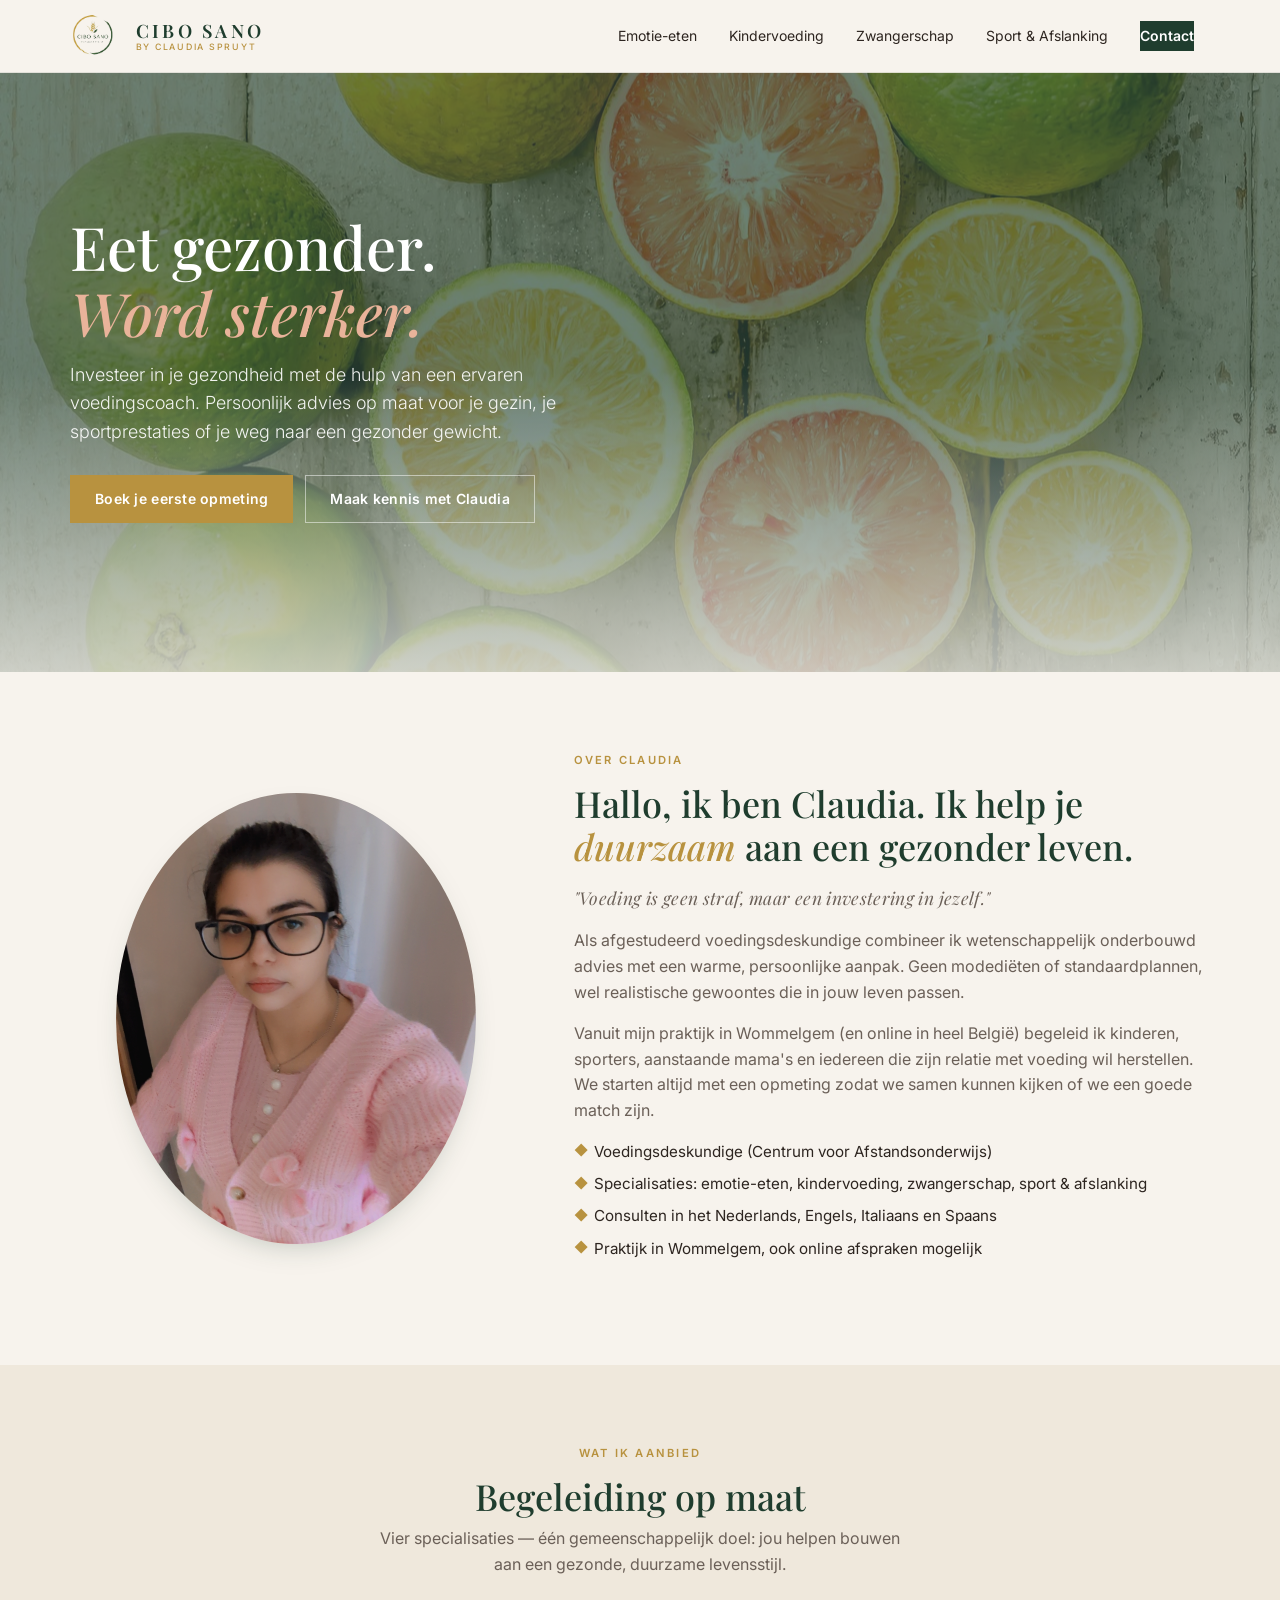
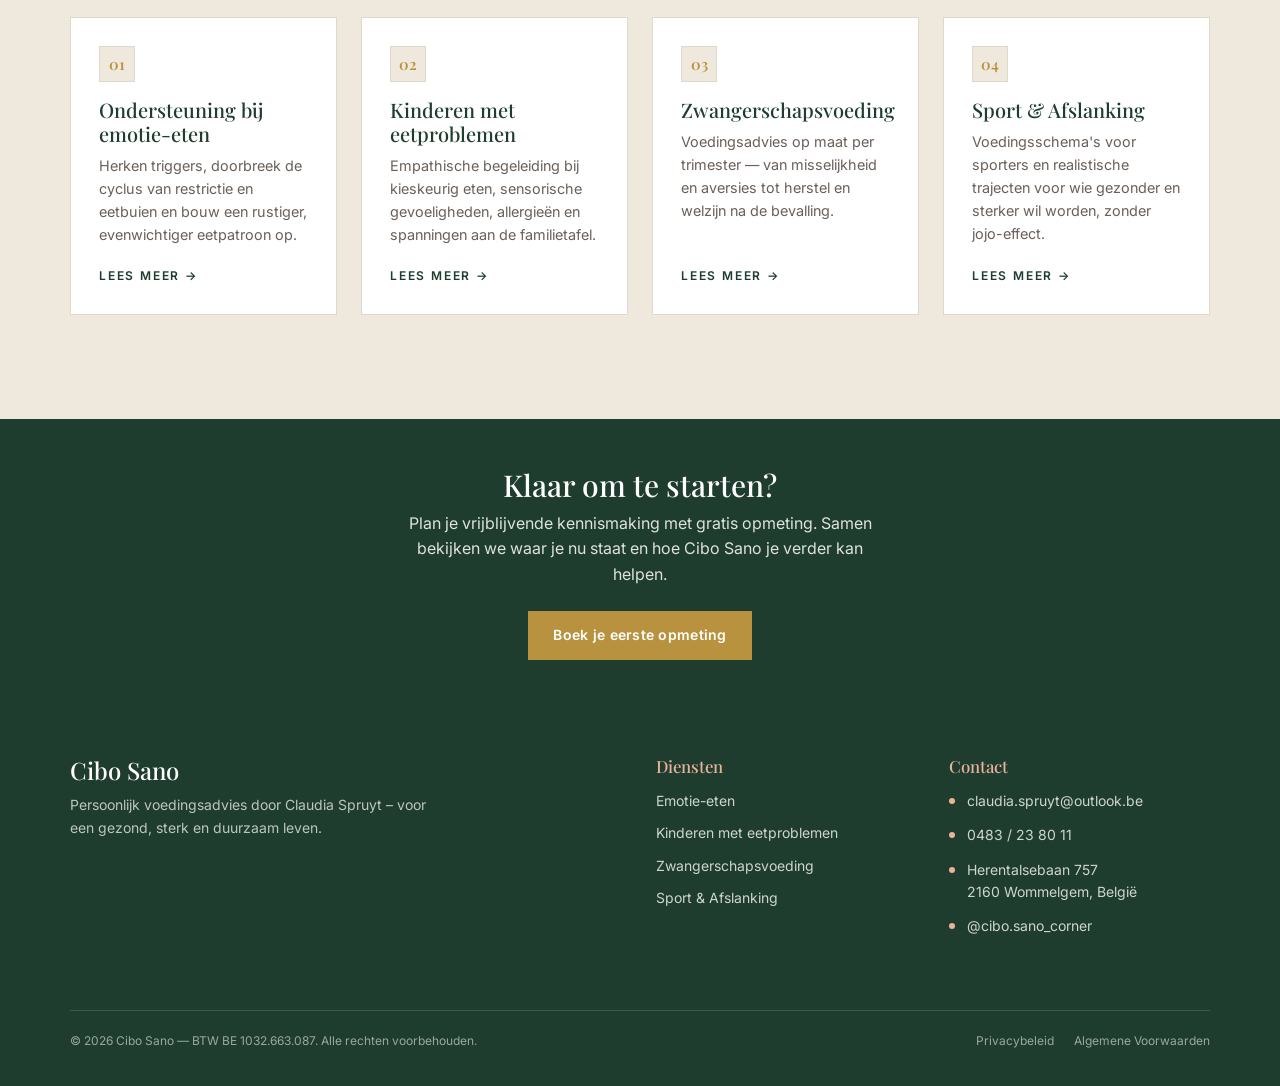
<file: index.html>
<!DOCTYPE html>
<html lang="nl-BE">
<head>
  <meta charset="UTF-8" />
  <meta name="viewport" content="width=device-width, initial-scale=1" />
  <title>Cibo Sano | Voedingsadvies door Claudia Spruyt — Wommelgem</title>
  <meta name="description" content="Cibo Sano biedt persoonlijk voedingsadvies door Claudia Spruyt in Wommelgem. Begeleiding bij emotie-eten, kindervoeding, zwangerschap, sport en afslanking. Gratis opmeting." />
  <link rel="icon" type="image/svg+xml" href="/icons/favicon.svg" />
  <link rel="apple-touch-icon" sizes="180x180" href="/icons/apple-touch-icon.png" />
  <link rel="icon" type="image/png" sizes="32x32" href="/icons/favicon-32x32.png" />
  <link rel="icon" type="image/png" sizes="16x16" href="/icons/favicon-16x16.png" />
  <link rel="icon" href="/icons/favicon.ico" />
  <link rel="manifest" href="/icons/site.webmanifest" />
  <link rel="preconnect" href="https://fonts.googleapis.com" />
  <link rel="preconnect" href="https://fonts.gstatic.com" crossorigin />
  <link href="https://fonts.googleapis.com/css2?family=Inter:wght@300;400;500;600;700&family=Playfair+Display:ital,wght@0,400;0,500;0,600;1,400;1,500&display=swap" rel="stylesheet" />
  <link rel="stylesheet" crossorigin href="/assets/main.css">
</head>
<body>

<header class="site-header">
  <div class="container header-inner">
    <a href="/" class="brand">
      <img src="/images/cibo-sano-logo.png" alt="Cibo Sano logo" class="brand-logo" />
      <span class="brand-text">Cibo Sano<small>by Claudia Spruyt</small></span>
    </a>
    <nav class="nav-desktop">
      <a href="/pages/stess-eating.html">Emotie-eten</a>
      <a href="/pages/children-disorder.html">Kindervoeding</a>
      <a href="/pages/pregnancy-nutrition.html">Zwangerschap</a>
      <a href="/pages/dieting.html">Sport &amp; Afslanking</a>
      <a href="/pages/contact.html" class="nav-cta">Contact</a>
    </nav>
    <button class="menu-toggle" aria-label="Menu openen" aria-expanded="false"><span></span></button>
  </div>
</header>
<nav class="nav-mobile">
  <a href="/">Home</a>
  <a href="/pages/stess-eating.html">Emotie-eten</a>
  <a href="/pages/children-disorder.html">Kindervoeding</a>
  <a href="/pages/pregnancy-nutrition.html">Zwangerschap</a>
  <a href="/pages/dieting.html">Sport &amp; Afslanking</a>
  <a href="/pages/contact.html" class="nav-cta">Contact</a>
</nav>

<main>

  <section class="hero">
    <div class="hero-bg" style="background-image: url('/images/home-hero.jpg');"></div>
    <div class="hero-overlay"></div>
    <div class="hero-overlay-fade"></div>
    <div class="container">
      <div class="hero-content">
        <h1>Eet gezonder.<br /><span class="italic">Word sterker.</span></h1>
        <p>Investeer in je gezondheid met de hulp van een ervaren voedingscoach. Persoonlijk advies op maat voor je gezin, je sportprestaties of je weg naar een gezonder gewicht.</p>
        <div class="hero-actions">
          <a href="/pages/contact.html" class="btn btn-secondary">Boek je eerste opmeting</a>
          <a href="#about" class="btn btn-ghost">Maak kennis met Claudia</a>
        </div>
      </div>
    </div>
  </section>

  <section id="about" class="about">
    <div class="container">
      <div class="about-grid">
        <div class="about-image-col">
          <div class="about-image-wrap">
            <img src="/images/portrait-claudia.jpeg" alt="Claudia Spruyt, voedingsdeskundige bij Cibo Sano" />
          </div>
        </div>
        <div class="about-text-col about-text">
          <span class="eyebrow">Over Claudia</span>
          <h2>Hallo, ik ben Claudia. Ik help je <span class="italic">duurzaam</span> aan een gezonder leven.</h2>
          <p class="tagline">"Voeding is geen straf, maar een investering in jezelf."</p>
          <p>Als afgestudeerd voedingsdeskundige combineer ik wetenschappelijk onderbouwd advies met een warme, persoonlijke aanpak. Geen modediëten of standaardplannen, wel realistische gewoontes die in jouw leven passen.</p>
          <p>Vanuit mijn praktijk in Wommelgem (en online in heel België) begeleid ik kinderen, sporters, aanstaande mama's en iedereen die zijn relatie met voeding wil herstellen. We starten altijd met een opmeting zodat we samen kunnen kijken of we een goede match zijn.</p>
          <ul class="about-creds">
            <li>Voedingsdeskundige (Centrum voor Afstandsonderwijs)</li>
            <li>Specialisaties: emotie-eten, kindervoeding, zwangerschap, sport &amp; afslanking</li>
            <li>Consulten in het Nederlands, Engels, Italiaans en Spaans</li>
            <li>Praktijk in Wommelgem, ook online afspraken mogelijk</li>
          </ul>
        </div>
      </div>
    </div>
  </section>

  <section id="services" class="services">
    <div class="container">
      <div class="section-head">
        <span class="eyebrow">Wat ik aanbied</span>
        <h2>Begeleiding op maat</h2>
        <p>Vier specialisaties &mdash; één gemeenschappelijk doel: jou helpen bouwen aan een gezonde, duurzame levensstijl.</p>
      </div>
      <div class="services-grid">
        <div class="service-card">
          <div class="service-card-inner">
            <div class="service-icon">01</div>
            <h3>Ondersteuning bij emotie-eten</h3>
            <p>Herken triggers, doorbreek de cyclus van restrictie en eetbuien en bouw een rustiger, evenwichtiger eetpatroon op.</p>
            <a href="/pages/stess-eating.html" class="learn-more">Lees meer</a>
          </div>
        </div>
        <div class="service-card">
          <div class="service-card-inner">
            <div class="service-icon">02</div>
            <h3>Kinderen met eetproblemen</h3>
            <p>Empathische begeleiding bij kieskeurig eten, sensorische gevoeligheden, allergieën en spanningen aan de familietafel.</p>
            <a href="/pages/children-disorder.html" class="learn-more">Lees meer</a>
          </div>
        </div>
        <div class="service-card">
          <div class="service-card-inner">
            <div class="service-icon">03</div>
            <h3>Zwangerschapsvoeding</h3>
            <p>Voedingsadvies op maat per trimester &mdash; van misselijkheid en aversies tot herstel en welzijn na de bevalling.</p>
            <a href="/pages/pregnancy-nutrition.html" class="learn-more">Lees meer</a>
          </div>
        </div>
        <div class="service-card">
          <div class="service-card-inner">
            <div class="service-icon">04</div>
            <h3>Sport &amp; Afslanking</h3>
            <p>Voedingsschema's voor sporters en realistische trajecten voor wie gezonder en sterker wil worden, zonder jojo-effect.</p>
            <a href="/pages/dieting.html" class="learn-more">Lees meer</a>
          </div>
        </div>
      </div>
    </div>
  </section>

  <section class="cta-strip">
    <div class="container">
      <h2>Klaar om te starten?</h2>
      <p>Plan je vrijblijvende kennismaking met gratis opmeting. Samen bekijken we waar je nu staat en hoe Cibo Sano je verder kan helpen.</p>
      <a href="/pages/contact.html" class="btn btn-secondary">Boek je eerste opmeting</a>
    </div>
  </section>

</main>

<footer class="site-footer">
  <div class="container">
    <div class="footer-grid">
      <div class="footer-col footer-brand">
        <h2>Cibo Sano</h2>
        <p>Persoonlijk voedingsadvies door Claudia Spruyt &ndash; voor een gezond, sterk en duurzaam leven.</p>
      </div>
      <div class="footer-col footer-services">
        <h3>Diensten</h3>
        <ul>
          <li><a href="/stress-eating/">Emotie-eten</a></li>
          <li><a href="/children-disorders/">Kinderen met eetproblemen</a></li>
          <li><a href="/pregnancy-nutrition/">Zwangerschapsvoeding</a></li>
          <li><a href="/dieting/">Sport &amp; Afslanking</a></li>
        </ul>
      </div>
      <div class="footer-col footer-contact">
        <h3>Contact</h3>
        <div class="contact-line"><span class="dot"></span><a href="mailto:claudia.spruyt@outlook.be">claudia.spruyt@outlook.be</a></div>
        <div class="contact-line"><span class="dot"></span><a href="tel:+32483238011">0483 / 23 80 11</a></div>
        <div class="contact-line"><span class="dot"></span><span>Herentalsebaan 757<br />2160 Wommelgem, België</span></div>
        <div class="contact-line"><span class="dot"></span><a href="https://www.instagram.com/cibo.sano_corner/" target="_blank" rel="noopener">@cibo.sano_corner</a></div>
      </div>
    </div>
    <div class="footer-bottom">
      <p>&copy; <span id="year">2026</span> Cibo Sano &mdash; BTW BE 1032.663.087. Alle rechten voorbehouden.</p>
      <div class="legal"><a href="/pages/privacy.html">Privacybeleid</a><a href="/pages/terms.html">Algemene Voorwaarden</a></div>
    </div>
  </div>
</footer>

<script src="/assets/main.js" defer></script>
</body>
</html>
</file>
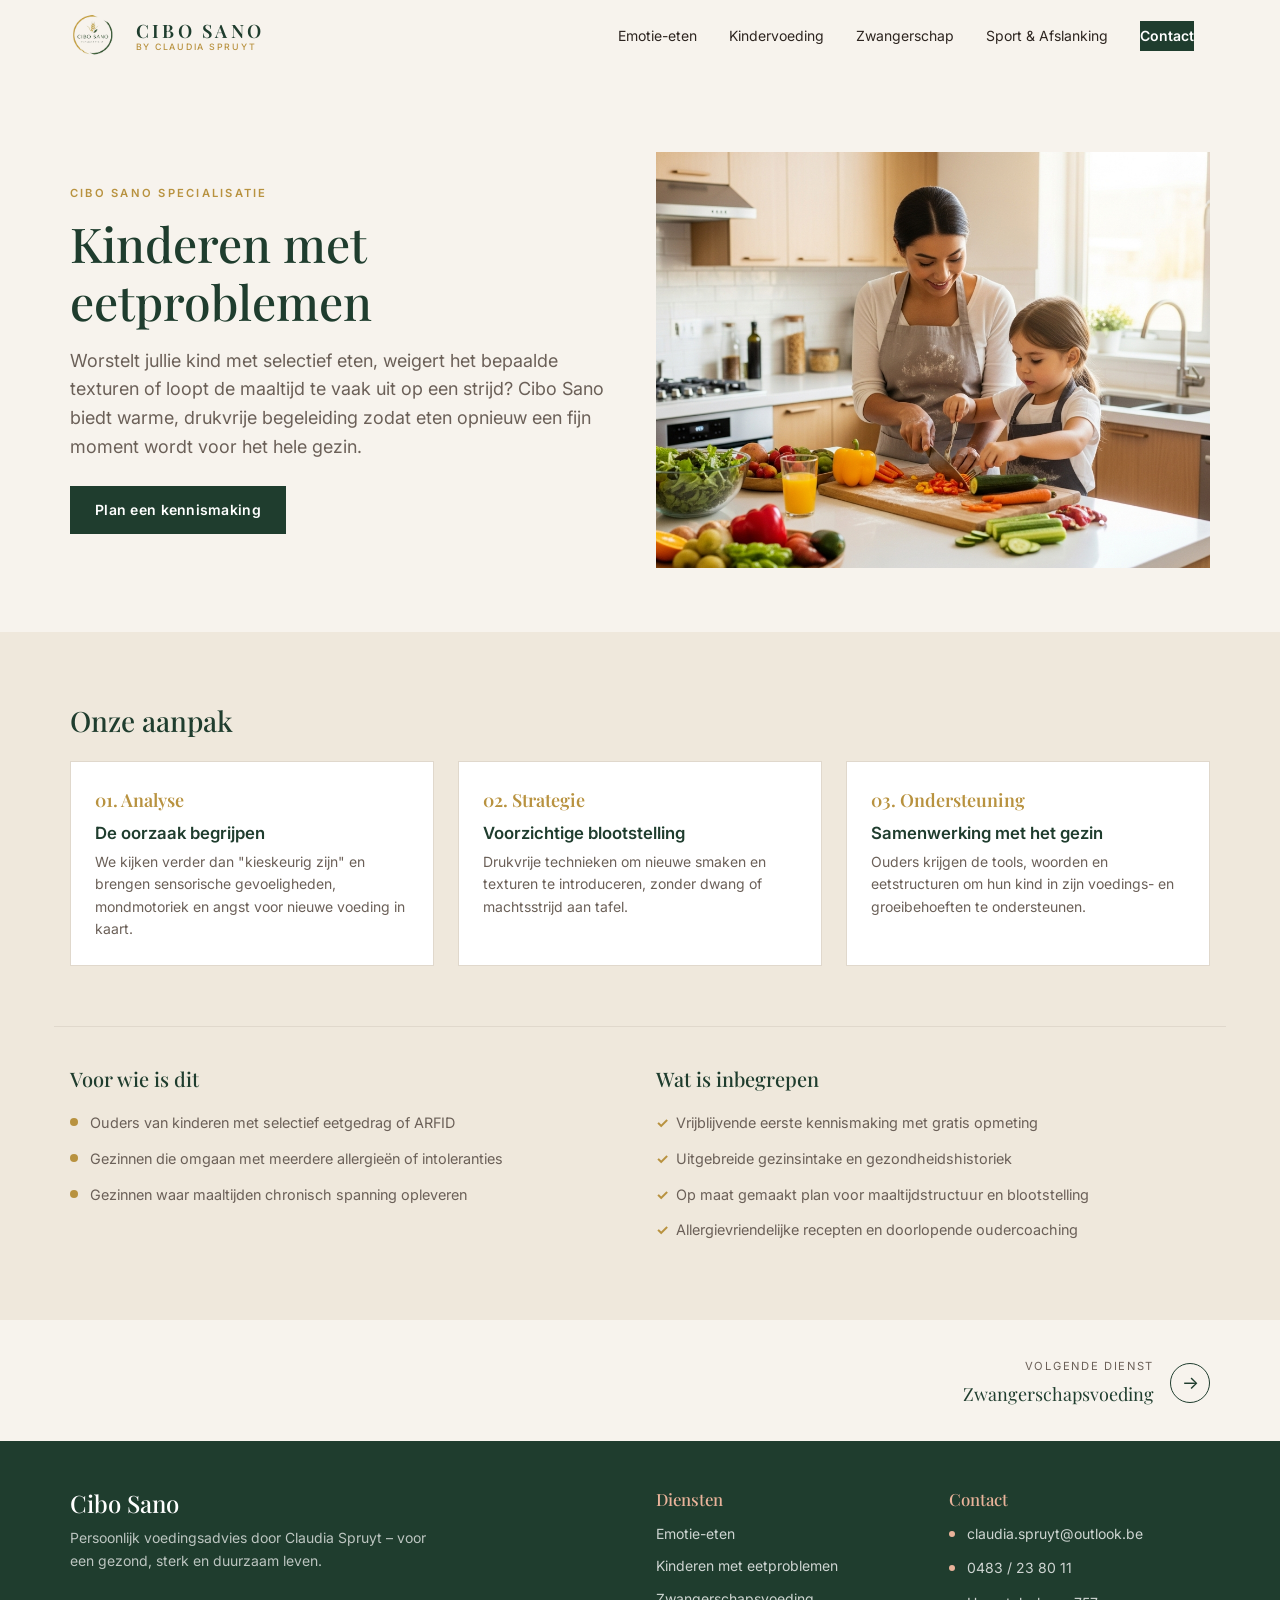
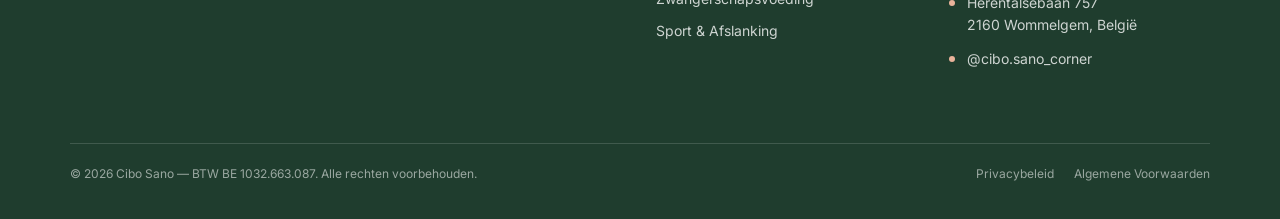
<file: pages/children-disorder.html>
<!DOCTYPE html>
<html lang="nl-BE">
<head>
  <meta charset="UTF-8" />
  <meta name="viewport" content="width=device-width, initial-scale=1" />
  <title>Kinderen met eetproblemen | Cibo Sano</title>
  <meta name="description" content="Cibo Sano begeleidt gezinnen bij selectief eten, sensorische gevoeligheden en allergieën — voor rust en plezier aan de familietafel." />
  <link rel="icon" type="image/svg+xml" href="/icons/favicon.svg" />
  <link rel="apple-touch-icon" sizes="180x180" href="/icons/apple-touch-icon.png" />
  <link rel="icon" type="image/png" sizes="32x32" href="/icons/favicon-32x32.png" />
  <link rel="icon" type="image/png" sizes="16x16" href="/icons/favicon-16x16.png" />
  <link rel="icon" href="/icons/favicon.ico" />
  <link rel="manifest" href="/icons/site.webmanifest" />
  <link rel="preconnect" href="https://fonts.googleapis.com" />
  <link rel="preconnect" href="https://fonts.gstatic.com" crossorigin />
  <link href="https://fonts.googleapis.com/css2?family=Inter:wght@300;400;500;600;700&family=Playfair+Display:ital,wght@0,400;0,500;0,600;1,400;1,500&display=swap" rel="stylesheet" />
  <link rel="stylesheet" crossorigin href="/assets/main.css">
</head>
<body>

<header class="site-header">
  <div class="container header-inner">
    <a href="/" class="brand">
      <img src="/images/cibo-sano-logo.png" alt="Cibo Sano logo" class="brand-logo" />
      <span class="brand-text">Cibo Sano<small>by Claudia Spruyt</small></span>
    </a>
    <nav class="nav-desktop">
      <a href="/pages/stess-eating.html">Emotie-eten</a>
      <a href="/pages/children-disorder.html">Kindervoeding</a>
      <a href="/pages/pregnancy-nutrition.html">Zwangerschap</a>
      <a href="/pages/dieting.html">Sport &amp; Afslanking</a>
      <a href="/pages/contact.html" class="nav-cta">Contact</a>
    </nav>
    <button class="menu-toggle" aria-label="Menu openen" aria-expanded="false"><span></span></button>
  </div>
</header>
<nav class="nav-mobile">
  <a href="/">Home</a>
  <a href="/pages/stess-eating.html">Emotie-eten</a>
  <a href="/pages/children-disorder.html">Kindervoeding</a>
  <a href="/pages/pregnancy-nutrition.html">Zwangerschap</a>
  <a href="/pages/dieting.html">Sport &amp; Afslanking</a>
  <a href="/pages/contact.html" class="nav-cta">Contact</a>
</nav>

<main>

  <section class="page-hero">
    <div class="container">
      <div class="page-hero-grid">
        <div class="page-hero-text">
          <span class="eyebrow">Cibo Sano specialisatie</span>
          <h1>Kinderen met eetproblemen</h1>
          <p>Worstelt jullie kind met selectief eten, weigert het bepaalde texturen of loopt de maaltijd te vaak uit op een strijd? Cibo Sano biedt warme, drukvrije begeleiding zodat eten opnieuw een fijn moment wordt voor het hele gezin.</p>
          <a href="/pages/contact.html" class="btn btn-primary">Plan een kennismaking</a>
        </div>
        <div class="page-hero-image">
          <div class="page-hero-image-wrap">
            <img src="/images/service-kids.png" alt="Kind dat gezond eet" />
          </div>
        </div>
      </div>
    </div>
  </section>

  <section class="approach">
    <div class="container">
      <h2>Onze aanpak</h2>
      <div class="approach-grid">
        <div class="approach-card">
          <div class="approach-card-inner">
            <div class="step">01. Analyse</div>
            <h4>De oorzaak begrijpen</h4>
            <p>We kijken verder dan "kieskeurig zijn" en brengen sensorische gevoeligheden, mondmotoriek en angst voor nieuwe voeding in kaart.</p>
          </div>
        </div>
        <div class="approach-card">
          <div class="approach-card-inner">
            <div class="step">02. Strategie</div>
            <h4>Voorzichtige blootstelling</h4>
            <p>Drukvrije technieken om nieuwe smaken en texturen te introduceren, zonder dwang of machtsstrijd aan tafel.</p>
          </div>
        </div>
        <div class="approach-card">
          <div class="approach-card-inner">
            <div class="step">03. Ondersteuning</div>
            <h4>Samenwerking met het gezin</h4>
            <p>Ouders krijgen de tools, woorden en eetstructuren om hun kind in zijn voedings- en groeibehoeften te ondersteunen.</p>
          </div>
        </div>
      </div>

      <div class="details">
        <div class="details-col">
          <h3>Voor wie is dit</h3>
          <ul>
            <li>Ouders van kinderen met selectief eetgedrag of ARFID</li>
            <li>Gezinnen die omgaan met meerdere allergieën of intoleranties</li>
            <li>Gezinnen waar maaltijden chronisch spanning opleveren</li>
          </ul>
        </div>
        <div class="details-col checks">
          <h3>Wat is inbegrepen</h3>
          <ul>
            <li>Vrijblijvende eerste kennismaking met gratis opmeting</li>
            <li>Uitgebreide gezinsintake en gezondheidshistoriek</li>
            <li>Op maat gemaakt plan voor maaltijdstructuur en blootstelling</li>
            <li>Allergievriendelijke recepten en doorlopende oudercoaching</li>
          </ul>
        </div>
      </div>
    </div>
  </section>

  <section class="next-nav">
    <div class="container">
      <a href="/pages/pregnancy-nutrition.html">
        <div class="nl-meta">
          <span>Volgende dienst</span>
          <span>Zwangerschapsvoeding</span>
        </div>
        <div class="nl-arrow">&rarr;</div>
      </a>
    </div>
  </section>

</main>

<footer class="site-footer">
  <div class="container">
    <div class="footer-grid">
      <div class="footer-col footer-brand">
        <h2>Cibo Sano</h2>
        <p>Persoonlijk voedingsadvies door Claudia Spruyt &ndash; voor een gezond, sterk en duurzaam leven.</p>
      </div>
      <div class="footer-col footer-services">
        <h3>Diensten</h3>
        <ul>
          <li><a href="/pages/stess-eating.html">Emotie-eten</a></li>
          <li><a href="/pages/children-disorder.html">Kinderen met eetproblemen</a></li>
          <li><a href="/pages/pregnancy-nutrition.html">Zwangerschapsvoeding</a></li>
          <li><a href="/pages/dieting.html">Sport &amp; Afslanking</a></li>
        </ul>
      </div>
      <div class="footer-col footer-contact">
        <h3>Contact</h3>
        <div class="contact-line"><span class="dot"></span><a href="mailto:claudia.spruyt@outlook.be">claudia.spruyt@outlook.be</a></div>
        <div class="contact-line"><span class="dot"></span><a href="tel:+32483238011">0483 / 23 80 11</a></div>
        <div class="contact-line"><span class="dot"></span><span>Herentalsebaan 757<br />2160 Wommelgem, België</span></div>
        <div class="contact-line"><span class="dot"></span><a href="https://www.instagram.com/cibo.sano_corner/" target="_blank" rel="noopener">@cibo.sano_corner</a></div>
      </div>
    </div>
    <div class="footer-bottom">
      <p>&copy; <span id="year">2026</span> Cibo Sano &mdash; BTW BE 1032.663.087. Alle rechten voorbehouden.</p>
      <div class="legal"><a href="/pages/privacy.html">Privacybeleid</a><a href="/pages/terms.html">Algemene Voorwaarden</a></div>
    </div>
  </div>
</footer>

<script src="/assets/main.js" defer></script>
</body>
</html>
</file>
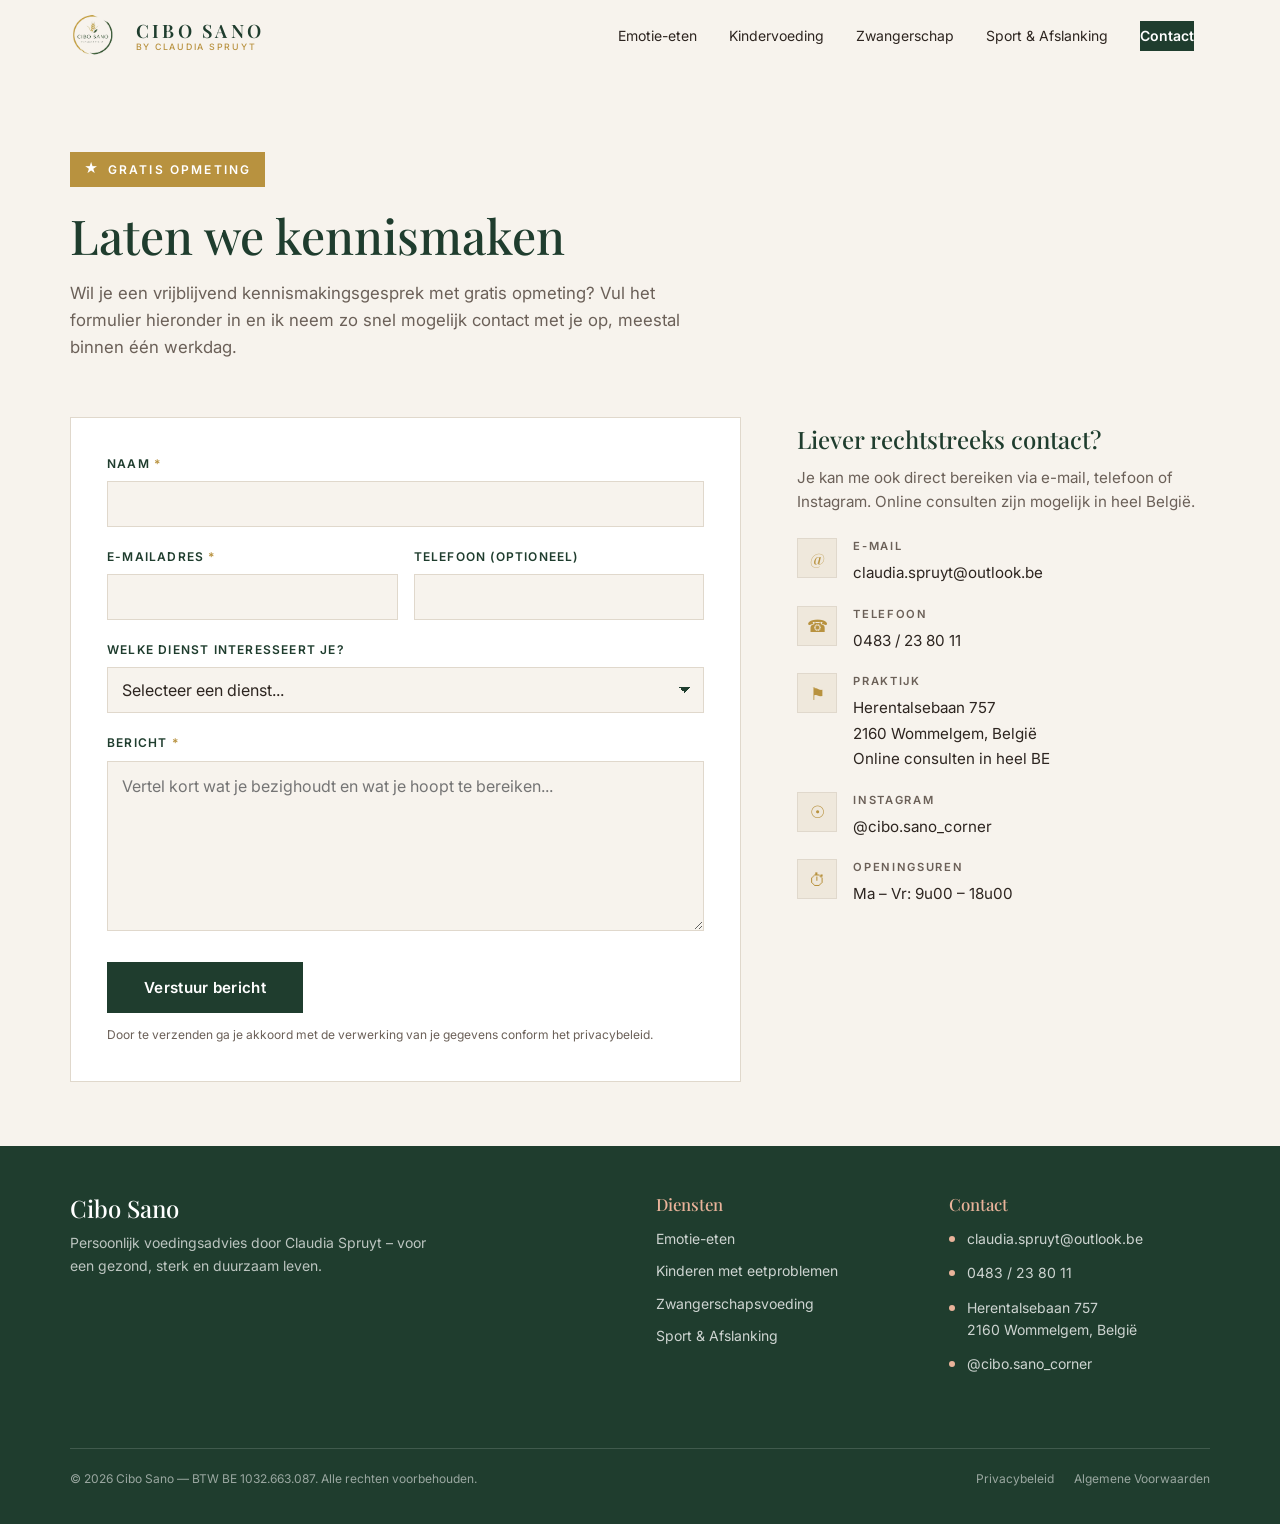
<file: pages/contact.html>
<!DOCTYPE html>
<html lang="nl-BE">
<head>
  <meta charset="UTF-8" />
  <meta name="viewport" content="width=device-width, initial-scale=1" />
  <title>Contact | Cibo Sano</title>
  <meta name="description" content="Neem contact op met Cibo Sano — voedingsadvies door Claudia Spruyt in Wommelgem en online in heel België. Gratis opmeting bij eerste afspraak." />
  <link rel="icon" type="image/svg+xml" href="/icons/favicon.svg" />
  <link rel="apple-touch-icon" sizes="180x180" href="/icons/apple-touch-icon.png" />
  <link rel="icon" type="image/png" sizes="32x32" href="/icons/favicon-32x32.png" />
  <link rel="icon" type="image/png" sizes="16x16" href="/icons/favicon-16x16.png" />
  <link rel="icon" href="/icons/favicon.ico" />
  <link rel="manifest" href="/icons/site.webmanifest" />
  <link rel="preconnect" href="https://fonts.googleapis.com" />
  <link rel="preconnect" href="https://fonts.gstatic.com" crossorigin />
  <link href="https://fonts.googleapis.com/css2?family=Inter:wght@300;400;500;600;700&family=Playfair+Display:ital,wght@0,400;0,500;0,600;1,400;1,500&display=swap" rel="stylesheet" />
  <link rel="stylesheet" crossorigin href="/assets/main.css">
</head>
<body>

<header class="site-header">
  <div class="container header-inner">
    <a href="/" class="brand">
      <img src="/images/cibo-sano-logo.png" alt="Cibo Sano logo" class="brand-logo" />
      <span class="brand-text">Cibo Sano<small>by Claudia Spruyt</small></span>
    </a>
    <nav class="nav-desktop">
      <a href="/pages/stess-eating.html">Emotie-eten</a>
      <a href="/pages/children-disorder.html">Kindervoeding</a>
      <a href="/pages/pregnancy-nutrition.html">Zwangerschap</a>
      <a href="/pages/dieting.html">Sport &amp; Afslanking</a>
      <a href="/pages/contact.html" class="nav-cta">Contact</a>
    </nav>
    <button class="menu-toggle" aria-label="Menu openen" aria-expanded="false"><span></span></button>
  </div>
</header>
<nav class="nav-mobile">
  <a href="/">Home</a>
  <a href="/pages/stess-eating.html">Emotie-eten</a>
  <a href="/pages/children-disorder.html">Kindervoeding</a>
  <a href="/pages/pregnancy-nutrition.html">Zwangerschap</a>
  <a href="/pages/dieting.html">Sport &amp; Afslanking</a>
  <a href="/pages/contact.html" class="nav-cta">Contact</a>
</nav>

<main>

  <section class="page-hero contact-hero">
    <div class="container">
      <div class="contact-hero-inner">
        <span class="free-badge">Gratis opmeting</span>
        <h1>Laten we kennismaken</h1>
        <p>Wil je een vrijblijvend kennismakingsgesprek met gratis opmeting? Vul het formulier hieronder in en ik neem zo snel mogelijk contact met je op, meestal binnen één werkdag.</p>
      </div>
    </div>
  </section>

  <section class="contact-section">
    <div class="container">
      <div class="contact-grid">

        <div class="contact-form-col">
          <form id="contact-form" class="contact-form" novalidate>
            <div class="form-row">
              <label for="cf-name">Naam <span class="req">*</span></label>
              <input type="text" id="cf-name" name="name" autocomplete="name" required />
            </div>

            <div class="form-row form-row-split">
              <div class="form-row-half">
                <label for="cf-email">E-mailadres <span class="req">*</span></label>
                <input type="email" id="cf-email" name="email" autocomplete="email" required />
              </div>
              <div class="form-row-half">
                <label for="cf-phone">Telefoon (optioneel)</label>
                <input type="tel" id="cf-phone" name="phone" autocomplete="tel" />
              </div>
            </div>

            <div class="form-row">
              <label for="cf-service">Welke dienst interesseert je?</label>
              <select id="cf-service" name="service">
                <option value="">Selecteer een dienst...</option>
                <option value="Emotie-eten">Ondersteuning bij emotie-eten</option>
                <option value="Kinderen met eetproblemen">Kinderen met eetproblemen</option>
                <option value="Zwangerschapsvoeding">Zwangerschapsvoeding</option>
                <option value="Sport & Afslanking">Sport &amp; Afslanking</option>
                <option value="Iets anders">Iets anders</option>
              </select>
            </div>

            <div class="form-row">
              <label for="cf-message">Bericht <span class="req">*</span></label>
              <textarea id="cf-message" name="message" rows="6" required placeholder="Vertel kort wat je bezighoudt en wat je hoopt te bereiken..."></textarea>
            </div>

            <div class="form-actions">
              <button type="submit" class="btn btn-primary">Verstuur bericht</button>
              <p class="form-fineprint">Door te verzenden ga je akkoord met de verwerking van je gegevens conform het <a href="/privacy/">privacybeleid</a>.</p>
            </div>

            <div id="form-status" class="form-status" role="status" aria-live="polite"></div>
          </form>
        </div>

        <div class="contact-info-col">
          <div class="contact-info">
            <h3>Liever rechtstreeks contact?</h3>
            <p class="contact-intro">Je kan me ook direct bereiken via e-mail, telefoon of Instagram. Online consulten zijn mogelijk in heel België.</p>

            <div class="contact-info-item">
              <div class="contact-info-icon">@</div>
              <div class="contact-info-text">
                <strong>E-mail</strong>
                <a href="mailto:claudia.spruyt@outlook.be">claudia.spruyt@outlook.be</a>
              </div>
            </div>

            <div class="contact-info-item">
              <div class="contact-info-icon">&#9742;</div>
              <div class="contact-info-text">
                <strong>Telefoon</strong>
                <a href="tel:+32483238011">0483 / 23 80 11</a>
              </div>
            </div>

            <div class="contact-info-item">
              <div class="contact-info-icon">&#9873;</div>
              <div class="contact-info-text">
                <strong>Praktijk</strong>
                <span>Herentalsebaan 757<br />2160 Wommelgem, België<br />Online consulten in heel BE</span>
              </div>
            </div>

            <div class="contact-info-item">
              <div class="contact-info-icon">&#9737;</div>
              <div class="contact-info-text">
                <strong>Instagram</strong>
                <a href="https://www.instagram.com/cibo.sano_corner/" target="_blank" rel="noopener">@cibo.sano_corner</a>
              </div>
            </div>

            <div class="contact-info-item">
              <div class="contact-info-icon">&#9201;</div>
              <div class="contact-info-text">
                <strong>Openingsuren</strong>
                <span>Ma &ndash; Vr: 9u00 &ndash; 18u00</span>
              </div>
            </div>
          </div>
        </div>

      </div>
    </div>
  </section>

</main>

<footer class="site-footer">
  <div class="container">
    <div class="footer-grid">
      <div class="footer-col footer-brand">
        <h2>Cibo Sano</h2>
        <p>Persoonlijk voedingsadvies door Claudia Spruyt &ndash; voor een gezond, sterk en duurzaam leven.</p>
      </div>
      <div class="footer-col footer-services">
        <h3>Diensten</h3>
        <ul>
          <li><a href="/pages/stess-eating.html">Emotie-eten</a></li>
          <li><a href="/pages/children-disorder.html">Kinderen met eetproblemen</a></li>
          <li><a href="/pages/pregnancy-nutrition.html">Zwangerschapsvoeding</a></li>
          <li><a href="/pages/dieting.html">Sport &amp; Afslanking</a></li>
        </ul>
      </div>
      <div class="footer-col footer-contact">
        <h3>Contact</h3>
        <div class="contact-line"><span class="dot"></span><a href="mailto:claudia.spruyt@outlook.be">claudia.spruyt@outlook.be</a></div>
        <div class="contact-line"><span class="dot"></span><a href="tel:+32483238011">0483 / 23 80 11</a></div>
        <div class="contact-line"><span class="dot"></span><span>Herentalsebaan 757<br />2160 Wommelgem, België</span></div>
        <div class="contact-line"><span class="dot"></span><a href="https://www.instagram.com/cibo.sano_corner/" target="_blank" rel="noopener">@cibo.sano_corner</a></div>
      </div>
    </div>
    <div class="footer-bottom">
      <p>&copy; <span id="year">2026</span> Cibo Sano &mdash; BTW BE 1032.663.087. Alle rechten voorbehouden.</p>
      <div class="legal"><a href="/pages/privacy.html">Privacybeleid</a><a href="/pages/terms.html">Algemene Voorwaarden</a></div>
    </div>
  </div>
</footer>

<script src="/assets/main.js" defer></script>
</body>
</html>
</file>
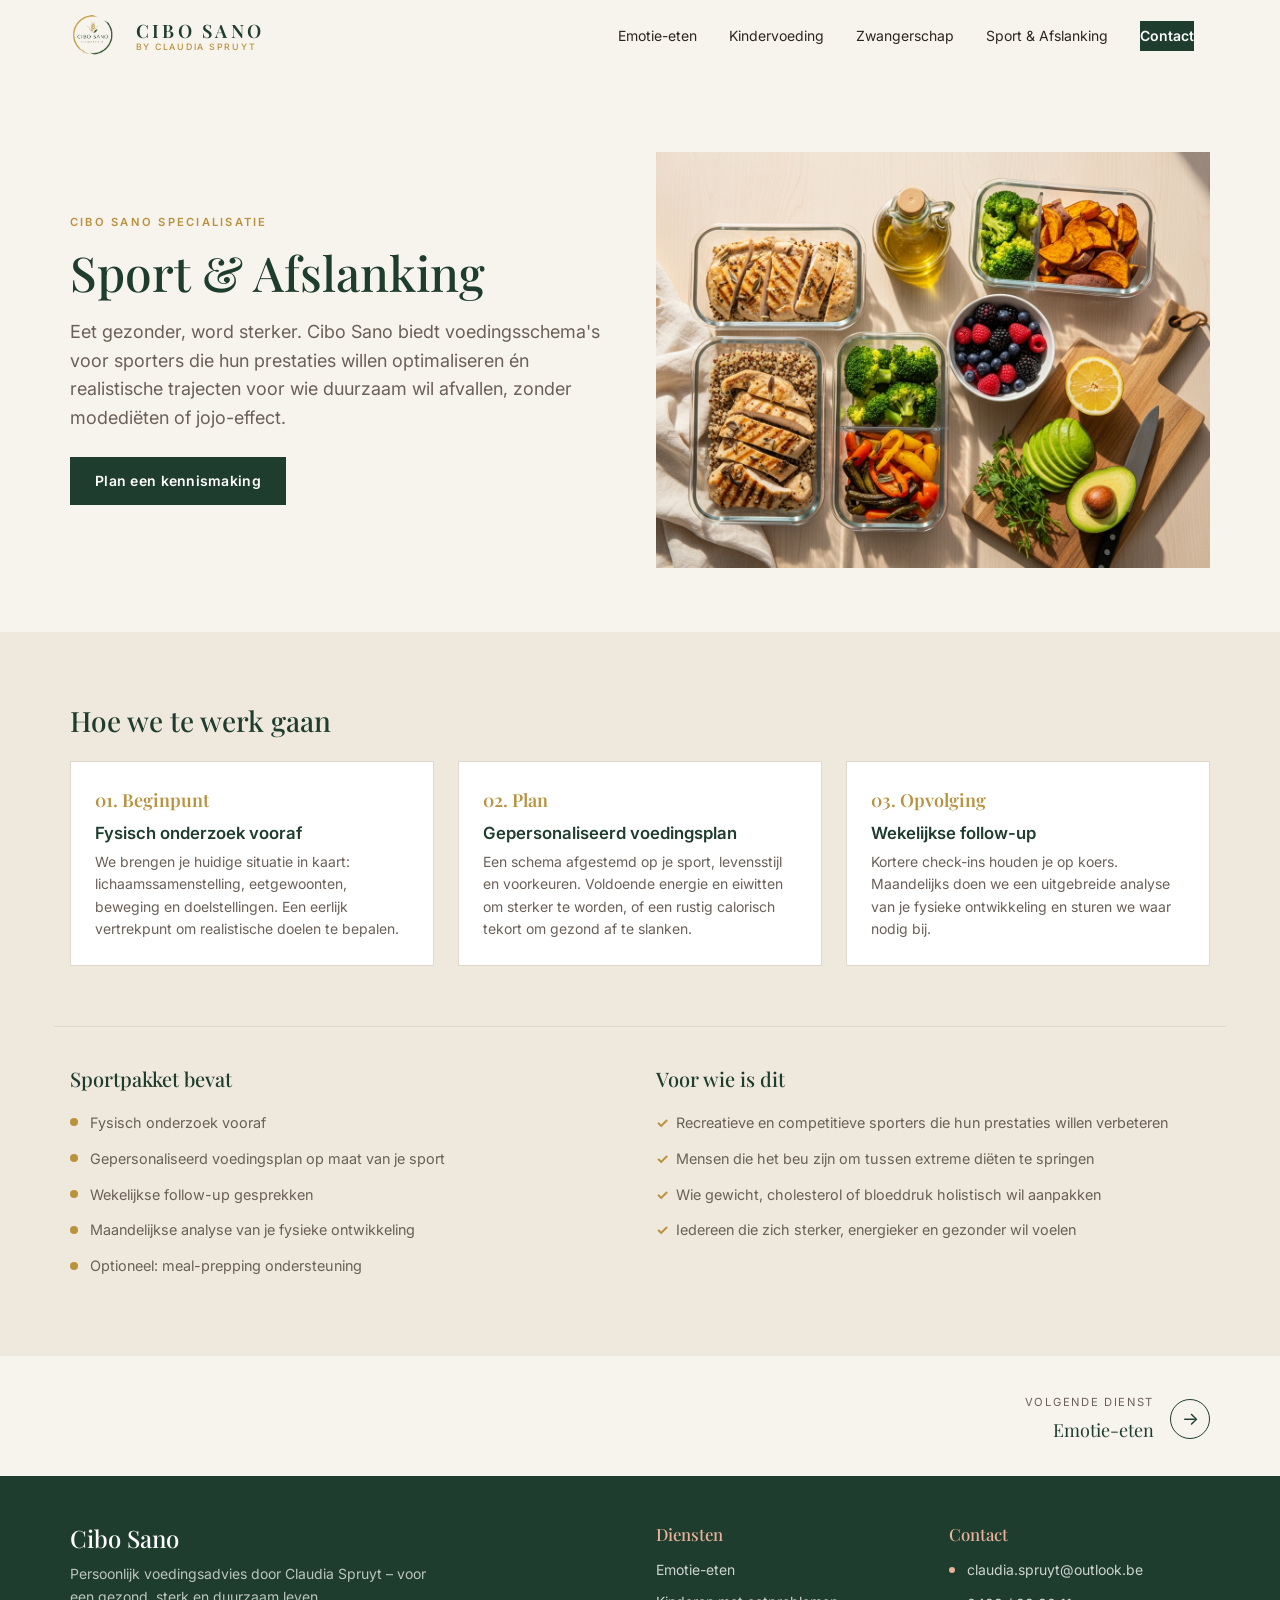
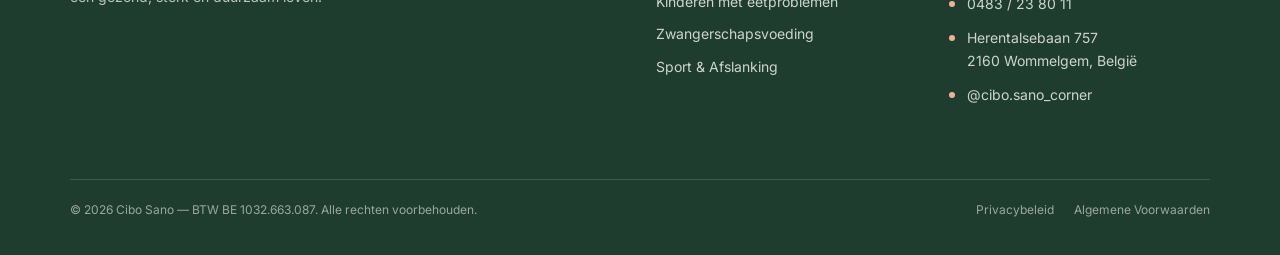
<file: pages/dieting.html>
<!DOCTYPE html>
<html lang="nl-BE">
<head>
  <meta charset="UTF-8" />
  <meta name="viewport" content="width=device-width, initial-scale=1" />
  <title>Sport &amp; Afslanking | Cibo Sano</title>
  <meta name="description" content="Voedingsschema's voor sporters en realistische afslankingstrajecten bij Cibo Sano. Eet gezonder, word sterker." />
  <link rel="icon" type="image/svg+xml" href="/icons/favicon.svg" />
  <link rel="apple-touch-icon" sizes="180x180" href="/icons/apple-touch-icon.png" />
  <link rel="icon" type="image/png" sizes="32x32" href="/icons/favicon-32x32.png" />
  <link rel="icon" type="image/png" sizes="16x16" href="/icons/favicon-16x16.png" />
  <link rel="icon" href="/icons/favicon.ico" />
  <link rel="manifest" href="/icons/site.webmanifest" />
  <link rel="preconnect" href="https://fonts.googleapis.com" />
  <link rel="preconnect" href="https://fonts.gstatic.com" crossorigin />
  <link href="https://fonts.googleapis.com/css2?family=Inter:wght@300;400;500;600;700&family=Playfair+Display:ital,wght@0,400;0,500;0,600;1,400;1,500&display=swap" rel="stylesheet" />
  <link rel="stylesheet" crossorigin href="/assets/main.css">
</head>
<body>

<header class="site-header">
  <div class="container header-inner">
    <a href="/" class="brand">
      <img src="/images/cibo-sano-logo.png" alt="Cibo Sano logo" class="brand-logo" />
      <span class="brand-text">Cibo Sano<small>by Claudia Spruyt</small></span>
    </a>
    <nav class="nav-desktop">
      <a href="/pages/stess-eating.html">Emotie-eten</a>
      <a href="/pages/children-disorder.html">Kindervoeding</a>
      <a href="/pages/pregnancy-nutrition.html">Zwangerschap</a>
      <a href="/pages/dieting.html">Sport &amp; Afslanking</a>
      <a href="/pages/contact.html" class="nav-cta">Contact</a>
    </nav>
    <button class="menu-toggle" aria-label="Menu openen" aria-expanded="false"><span></span></button>
  </div>
</header>
<nav class="nav-mobile">
  <a href="/">Home</a>
  <a href="/pages/stess-eating.html">Emotie-eten</a>
  <a href="/pages/children-disorder.html">Kindervoeding</a>
  <a href="/pages/pregnancy-nutrition.html">Zwangerschap</a>
  <a href="/pages/dieting.html">Sport &amp; Afslanking</a>
  <a href="/pages/contact.html" class="nav-cta">Contact</a>
</nav>

<main>

  <section class="page-hero">
    <div class="container">
      <div class="page-hero-grid">
        <div class="page-hero-text">
          <span class="eyebrow">Cibo Sano specialisatie</span>
          <h1>Sport &amp; Afslanking</h1>
          <p>Eet gezonder, word sterker. Cibo Sano biedt voedingsschema's voor sporters die hun prestaties willen optimaliseren én realistische trajecten voor wie duurzaam wil afvallen, zonder modediëten of jojo-effect.</p>
          <a href="/pages/contact.html" class="btn btn-primary">Plan een kennismaking</a>
        </div>
        <div class="page-hero-image">
          <div class="page-hero-image-wrap">
            <img src="/images/service-dieting.png" alt="Gezonde maaltijdvoorbereiding met verse groenten en eiwitten" />
          </div>
        </div>
      </div>
    </div>
  </section>

  <section class="approach">
    <div class="container">
      <h2>Hoe we te werk gaan</h2>
      <div class="approach-grid">
        <div class="approach-card">
          <div class="approach-card-inner">
            <div class="step">01. Beginpunt</div>
            <h4>Fysisch onderzoek vooraf</h4>
            <p>We brengen je huidige situatie in kaart: lichaamssamenstelling, eetgewoonten, beweging en doelstellingen. Een eerlijk vertrekpunt om realistische doelen te bepalen.</p>
          </div>
        </div>
        <div class="approach-card">
          <div class="approach-card-inner">
            <div class="step">02. Plan</div>
            <h4>Gepersonaliseerd voedingsplan</h4>
            <p>Een schema afgestemd op je sport, levensstijl en voorkeuren. Voldoende energie en eiwitten om sterker te worden, of een rustig calorisch tekort om gezond af te slanken.</p>
          </div>
        </div>
        <div class="approach-card">
          <div class="approach-card-inner">
            <div class="step">03. Opvolging</div>
            <h4>Wekelijkse follow-up</h4>
            <p>Kortere check-ins houden je op koers. Maandelijks doen we een uitgebreide analyse van je fysieke ontwikkeling en sturen we waar nodig bij.</p>
          </div>
        </div>
      </div>

      <div class="details">
        <div class="details-col">
          <h3>Sportpakket bevat</h3>
          <ul>
            <li>Fysisch onderzoek vooraf</li>
            <li>Gepersonaliseerd voedingsplan op maat van je sport</li>
            <li>Wekelijkse follow-up gesprekken</li>
            <li>Maandelijkse analyse van je fysieke ontwikkeling</li>
            <li>Optioneel: meal-prepping ondersteuning</li>
          </ul>
        </div>
        <div class="details-col checks">
          <h3>Voor wie is dit</h3>
          <ul>
            <li>Recreatieve en competitieve sporters die hun prestaties willen verbeteren</li>
            <li>Mensen die het beu zijn om tussen extreme diëten te springen</li>
            <li>Wie gewicht, cholesterol of bloeddruk holistisch wil aanpakken</li>
            <li>Iedereen die zich sterker, energieker en gezonder wil voelen</li>
          </ul>
        </div>
      </div>
    </div>
  </section>

  <section class="next-nav">
    <div class="container">
      <a href="/pages/stess-eating.html">
        <div class="nl-meta">
          <span>Volgende dienst</span>
          <span>Emotie-eten</span>
        </div>
        <div class="nl-arrow">&rarr;</div>
      </a>
    </div>
  </section>

</main>

<footer class="site-footer">
  <div class="container">
    <div class="footer-grid">
      <div class="footer-col footer-brand">
        <h2>Cibo Sano</h2>
        <p>Persoonlijk voedingsadvies door Claudia Spruyt &ndash; voor een gezond, sterk en duurzaam leven.</p>
      </div>
      <div class="footer-col footer-services">
        <h3>Diensten</h3>
        <ul>
          <li><a href="/pages/stess-eating.html">Emotie-eten</a></li>
          <li><a href="/pages/children-disorder.html">Kinderen met eetproblemen</a></li>
          <li><a href="/pages/pregnancy-nutrition.html">Zwangerschapsvoeding</a></li>
          <li><a href="/pages/dieting.html">Sport &amp; Afslanking</a></li>
        </ul>
      </div>
      <div class="footer-col footer-contact">
        <h3>Contact</h3>
        <div class="contact-line"><span class="dot"></span><a href="mailto:claudia.spruyt@outlook.be">claudia.spruyt@outlook.be</a></div>
        <div class="contact-line"><span class="dot"></span><a href="tel:+32483238011">0483 / 23 80 11</a></div>
        <div class="contact-line"><span class="dot"></span><span>Herentalsebaan 757<br />2160 Wommelgem, België</span></div>
        <div class="contact-line"><span class="dot"></span><a href="https://www.instagram.com/cibo.sano_corner/" target="_blank" rel="noopener">@cibo.sano_corner</a></div>
      </div>
    </div>
    <div class="footer-bottom">
      <p>&copy; <span id="year">2026</span> Cibo Sano &mdash; BTW BE 1032.663.087. Alle rechten voorbehouden.</p>
      <div class="legal"><a href="/pages/privacy.html">Privacybeleid</a><a href="/pages/terms.html">Algemene Voorwaarden</a></div>
    </div>
  </div>
</footer>

<script src="/assets/main.js" defer></script>
</body>
</html>
</file>
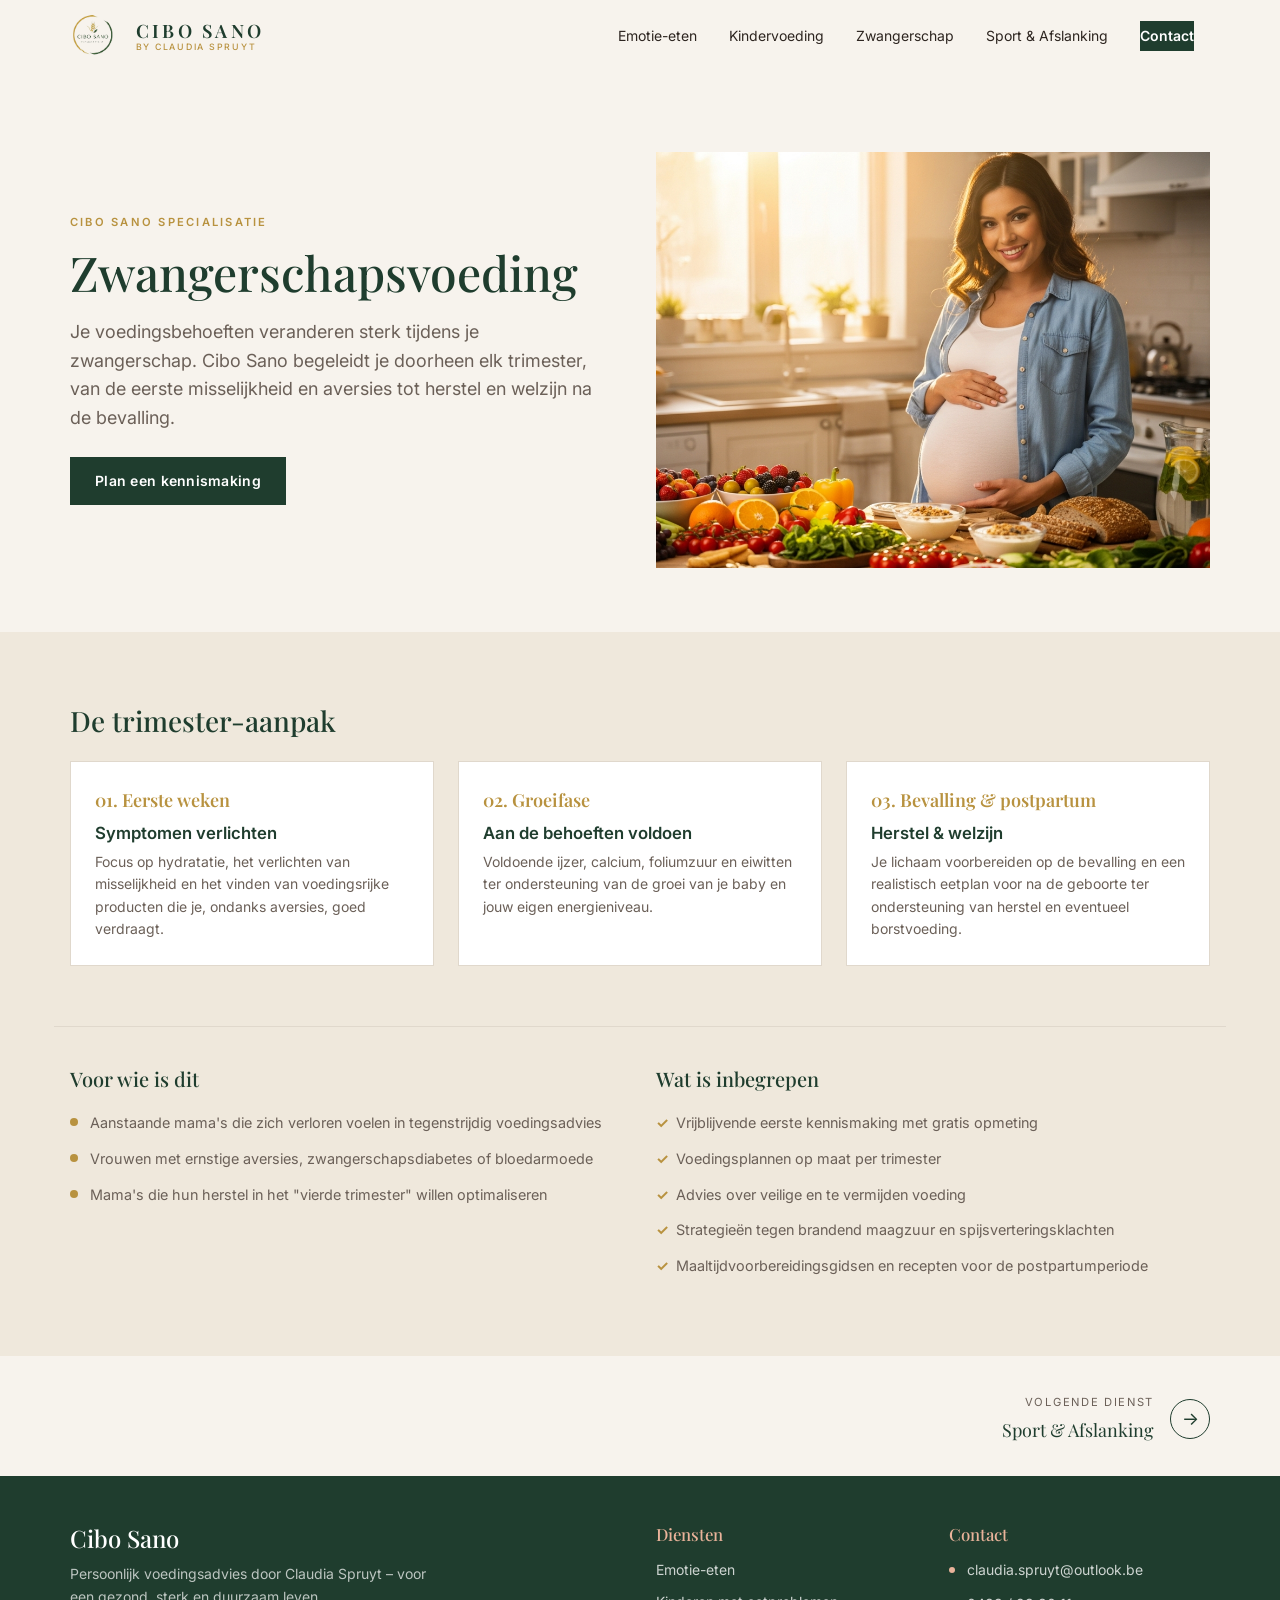
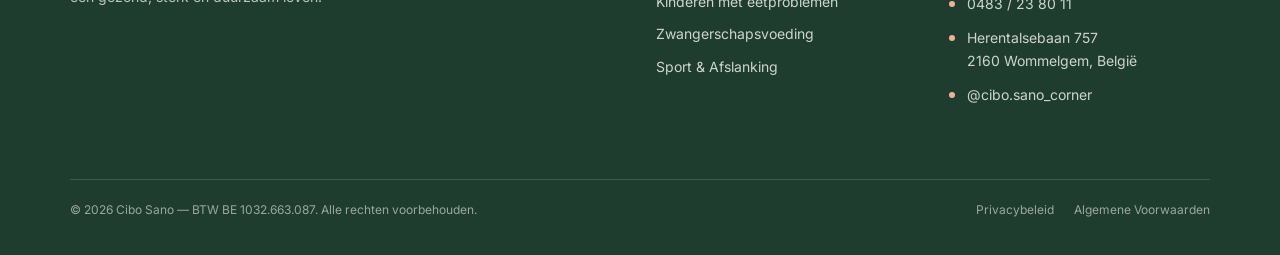
<file: pages/pregnancy-nutrition.html>
<!DOCTYPE html>
<html lang="nl-BE">
<head>
  <meta charset="UTF-8" />
  <meta name="viewport" content="width=device-width, initial-scale=1" />
  <title>Zwangerschapsvoeding | Cibo Sano</title>
  <meta name="description" content="Persoonlijk voedingsadvies tijdens je zwangerschap en de eerste maanden na de bevalling — bij Cibo Sano in Wommelgem en online." />
  <link rel="icon" type="image/svg+xml" href="/icons/favicon.svg" />
  <link rel="apple-touch-icon" sizes="180x180" href="/icons/apple-touch-icon.png" />
  <link rel="icon" type="image/png" sizes="32x32" href="/icons/favicon-32x32.png" />
  <link rel="icon" type="image/png" sizes="16x16" href="/icons/favicon-16x16.png" />
  <link rel="icon" href="/icons/favicon.ico" />
  <link rel="manifest" href="/icons/site.webmanifest" />
  <link rel="preconnect" href="https://fonts.googleapis.com" />
  <link rel="preconnect" href="https://fonts.gstatic.com" crossorigin />
  <link href="https://fonts.googleapis.com/css2?family=Inter:wght@300;400;500;600;700&family=Playfair+Display:ital,wght@0,400;0,500;0,600;1,400;1,500&display=swap" rel="stylesheet" />
  <link rel="stylesheet" crossorigin href="/assets/main.css">
</head>
<body>

<header class="site-header">
  <div class="container header-inner">
    <a href="/" class="brand">
      <img src="/images/cibo-sano-logo.png" alt="Cibo Sano logo" class="brand-logo" />
      <span class="brand-text">Cibo Sano<small>by Claudia Spruyt</small></span>
    </a>
    <nav class="nav-desktop">
      <a href="/pages/stess-eating.html">Emotie-eten</a>
      <a href="/pages/children-disorder.html">Kindervoeding</a>
      <a href="/pages/pregnancy-nutrition.html">Zwangerschap</a>
      <a href="/pages/dieting.html">Sport &amp; Afslanking</a>
      <a href="/pages/contact.html" class="nav-cta">Contact</a>
    </nav>
    <button class="menu-toggle" aria-label="Menu openen" aria-expanded="false"><span></span></button>
  </div>
</header>
<nav class="nav-mobile">
  <a href="/">Home</a>
  <a href="/pages/stess-eating.html">Emotie-eten</a>
  <a href="/pages/children-disorder.html">Kindervoeding</a>
  <a href="/pages/pregnancy-nutrition.html">Zwangerschap</a>
  <a href="/pages/dieting.html">Sport &amp; Afslanking</a>
  <a href="/pages/contact.html" class="nav-cta">Contact</a>
</nav>

<main>

  <section class="page-hero">
    <div class="container">
      <div class="page-hero-grid">
        <div class="page-hero-text">
          <span class="eyebrow">Cibo Sano specialisatie</span>
          <h1>Zwangerschapsvoeding</h1>
          <p>Je voedingsbehoeften veranderen sterk tijdens je zwangerschap. Cibo Sano begeleidt je doorheen elk trimester, van de eerste misselijkheid en aversies tot herstel en welzijn na de bevalling.</p>
          <a href="/pages/contact.html" class="btn btn-primary">Plan een kennismaking</a>
        </div>
        <div class="page-hero-image">
          <div class="page-hero-image-wrap">
            <img src="/images/service-pregnancy.png" alt="Zwangerschapsvoeding" />
          </div>
        </div>
      </div>
    </div>
  </section>

  <section class="approach">
    <div class="container">
      <h2>De trimester-aanpak</h2>
      <div class="approach-grid">
        <div class="approach-card">
          <div class="approach-card-inner">
            <div class="step">01. Eerste weken</div>
            <h4>Symptomen verlichten</h4>
            <p>Focus op hydratatie, het verlichten van misselijkheid en het vinden van voedingsrijke producten die je, ondanks aversies, goed verdraagt.</p>
          </div>
        </div>
        <div class="approach-card">
          <div class="approach-card-inner">
            <div class="step">02. Groeifase</div>
            <h4>Aan de behoeften voldoen</h4>
            <p>Voldoende ijzer, calcium, foliumzuur en eiwitten ter ondersteuning van de groei van je baby en jouw eigen energieniveau.</p>
          </div>
        </div>
        <div class="approach-card">
          <div class="approach-card-inner">
            <div class="step">03. Bevalling &amp; postpartum</div>
            <h4>Herstel &amp; welzijn</h4>
            <p>Je lichaam voorbereiden op de bevalling en een realistisch eetplan voor na de geboorte ter ondersteuning van herstel en eventueel borstvoeding.</p>
          </div>
        </div>
      </div>

      <div class="details">
        <div class="details-col">
          <h3>Voor wie is dit</h3>
          <ul>
            <li>Aanstaande mama's die zich verloren voelen in tegenstrijdig voedingsadvies</li>
            <li>Vrouwen met ernstige aversies, zwangerschapsdiabetes of bloedarmoede</li>
            <li>Mama's die hun herstel in het "vierde trimester" willen optimaliseren</li>
          </ul>
        </div>
        <div class="details-col checks">
          <h3>Wat is inbegrepen</h3>
          <ul>
            <li>Vrijblijvende eerste kennismaking met gratis opmeting</li>
            <li>Voedingsplannen op maat per trimester</li>
            <li>Advies over veilige en te vermijden voeding</li>
            <li>Strategieën tegen brandend maagzuur en spijsverteringsklachten</li>
            <li>Maaltijdvoorbereidingsgidsen en recepten voor de postpartumperiode</li>
          </ul>
        </div>
      </div>
    </div>
  </section>

  <section class="next-nav">
    <div class="container">
      <a href="/pages/dieting.html">
        <div class="nl-meta">
          <span>Volgende dienst</span>
          <span>Sport &amp; Afslanking</span>
        </div>
        <div class="nl-arrow">&rarr;</div>
      </a>
    </div>
  </section>

</main>

<footer class="site-footer">
  <div class="container">
    <div class="footer-grid">
      <div class="footer-col footer-brand">
        <h2>Cibo Sano</h2>
        <p>Persoonlijk voedingsadvies door Claudia Spruyt &ndash; voor een gezond, sterk en duurzaam leven.</p>
      </div>
      <div class="footer-col footer-services">
        <h3>Diensten</h3>
        <ul>
          <li><a href="/pages/stess-eating.html">Emotie-eten</a></li>
          <li><a href="/pages/children-disorder.html">Kinderen met eetproblemen</a></li>
          <li><a href="/pages/pregnancy-nutrition.html">Zwangerschapsvoeding</a></li>
          <li><a href="/pages/dieting.html">Sport &amp; Afslanking</a></li>
        </ul>
      </div>
      <div class="footer-col footer-contact">
        <h3>Contact</h3>
        <div class="contact-line"><span class="dot"></span><a href="mailto:claudia.spruyt@outlook.be">claudia.spruyt@outlook.be</a></div>
        <div class="contact-line"><span class="dot"></span><a href="tel:+32483238011">0483 / 23 80 11</a></div>
        <div class="contact-line"><span class="dot"></span><span>Herentalsebaan 757<br />2160 Wommelgem, België</span></div>
        <div class="contact-line"><span class="dot"></span><a href="https://www.instagram.com/cibo.sano_corner/" target="_blank" rel="noopener">@cibo.sano_corner</a></div>
      </div>
    </div>
    <div class="footer-bottom">
      <p>&copy; <span id="year">2026</span> Cibo Sano &mdash; BTW BE 1032.663.087. Alle rechten voorbehouden.</p>
      <div class="legal"><a href="/pages/privacy.html">Privacybeleid</a><a href="/pages/terms.html">Algemene Voorwaarden</a></div>
    </div>
  </div>
</footer>

<script src="/assets/main.js" defer></script>
</body>
</html>
</file>
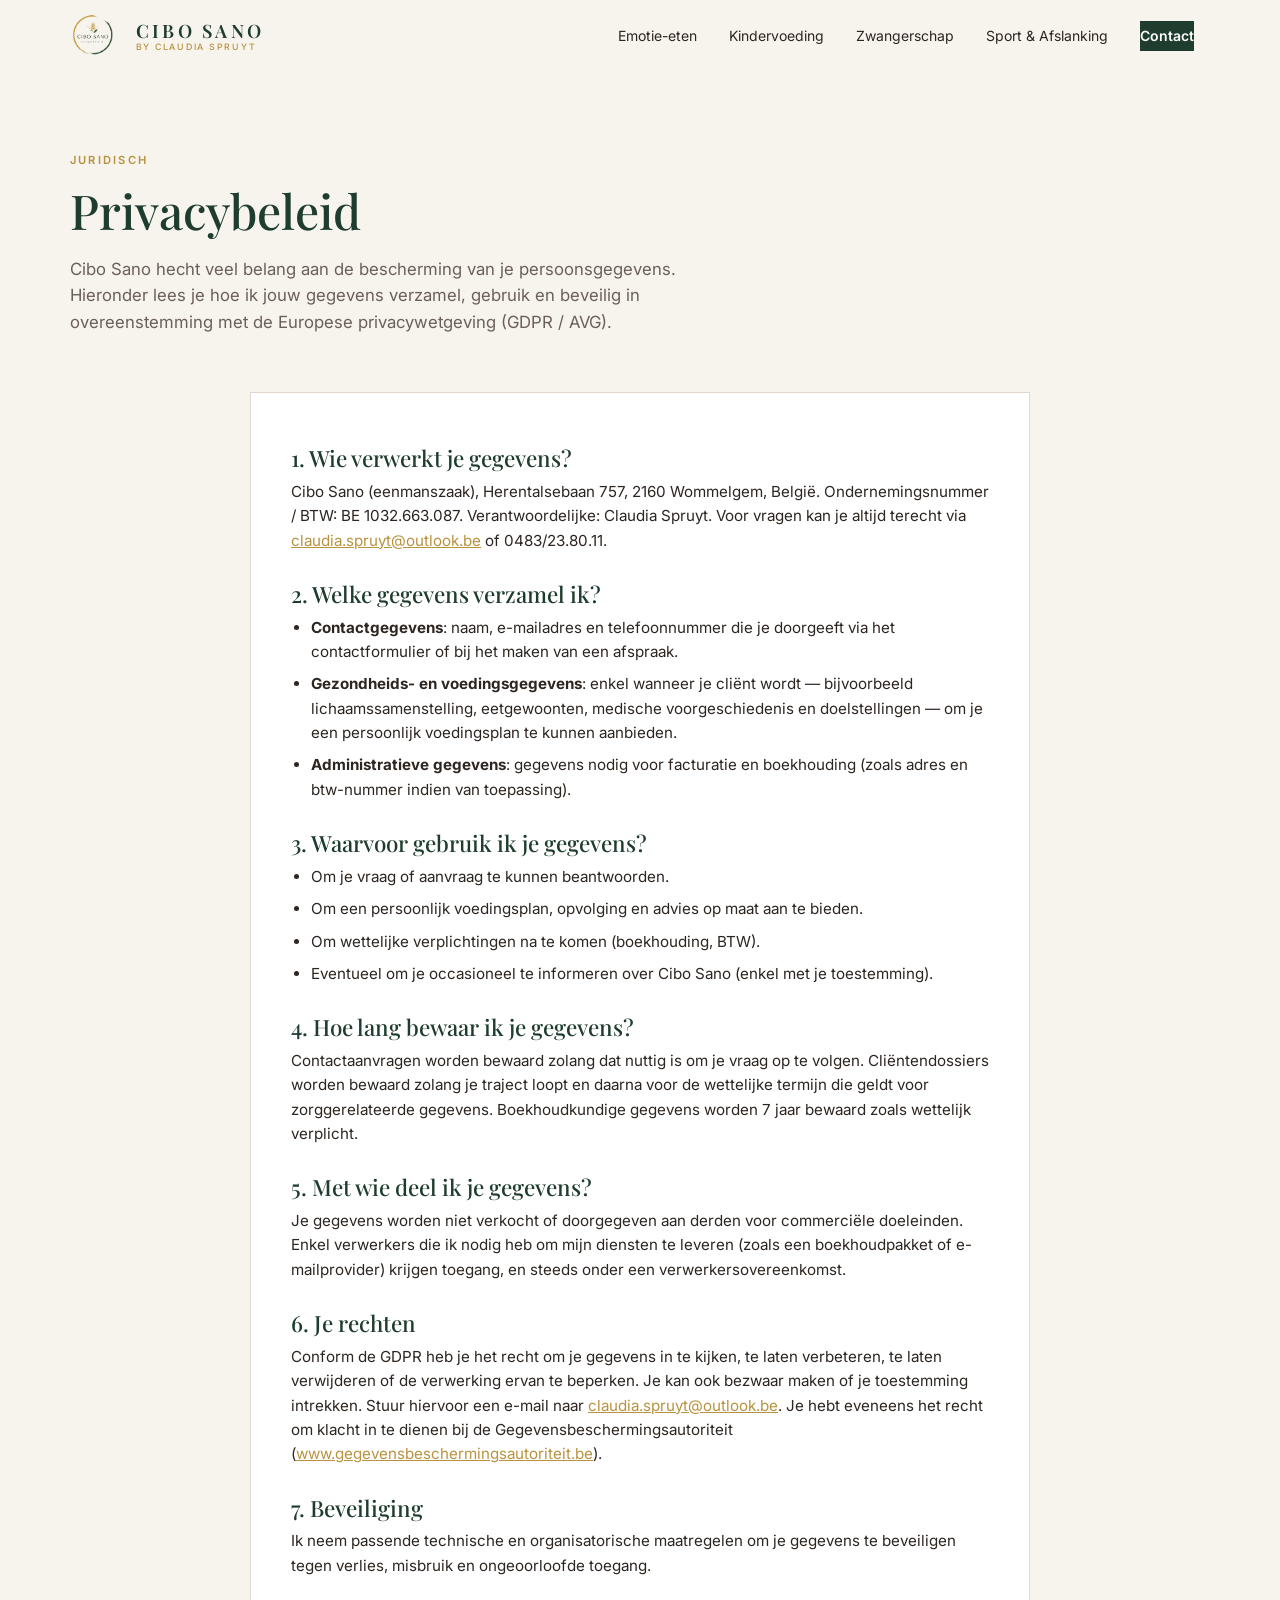
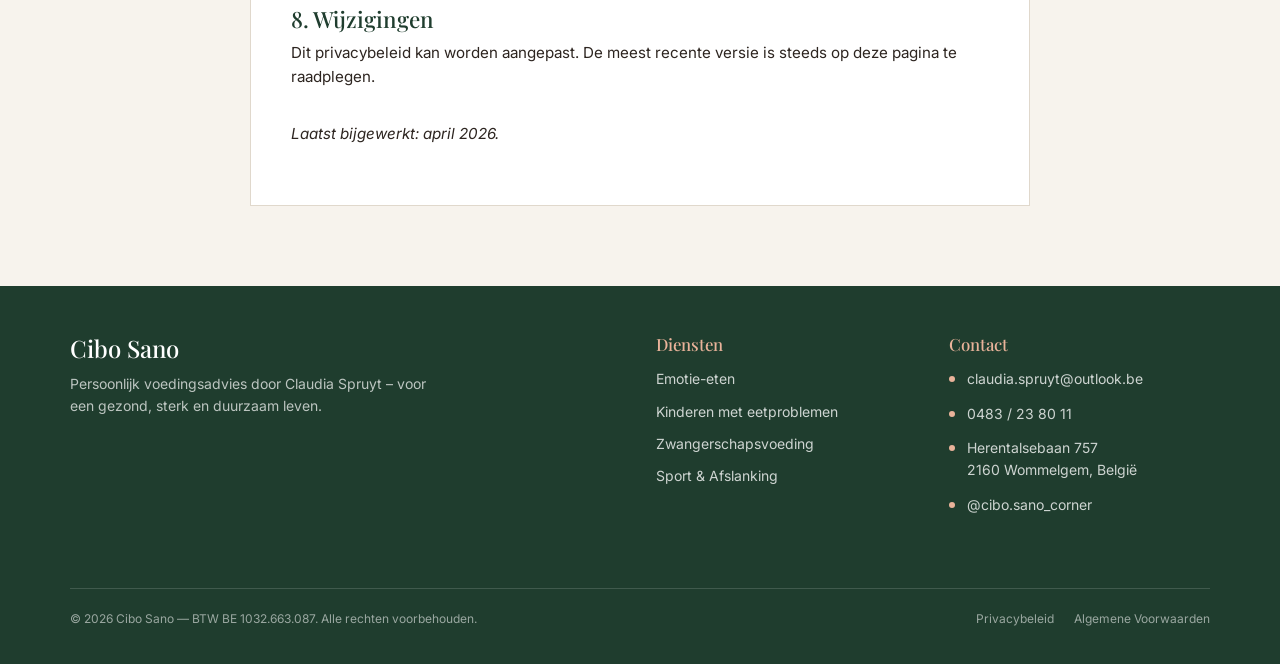
<file: pages/privacy.html>
<!DOCTYPE html>
<html lang="nl-BE">
<head>
  <meta charset="UTF-8" />
  <meta name="viewport" content="width=device-width, initial-scale=1" />
  <title>Privacybeleid | Cibo Sano</title>
  <meta name="description" content="Privacybeleid van Cibo Sano by Claudia Spruyt — hoe we omgaan met je persoonsgegevens conform de GDPR." />
  <link rel="icon" type="image/svg+xml" href="/icons/favicon.svg" />
  <link rel="apple-touch-icon" sizes="180x180" href="/icons/apple-touch-icon.png" />
  <link rel="icon" type="image/png" sizes="32x32" href="/icons/favicon-32x32.png" />
  <link rel="icon" type="image/png" sizes="16x16" href="/icons/favicon-16x16.png" />
  <link rel="icon" href="/icons/favicon.ico" />
  <link rel="manifest" href="/icons/site.webmanifest" />
  <link rel="preconnect" href="https://fonts.googleapis.com" />
  <link rel="preconnect" href="https://fonts.gstatic.com" crossorigin />
  <link href="https://fonts.googleapis.com/css2?family=Inter:wght@300;400;500;600;700&family=Playfair+Display:ital,wght@0,400;0,500;0,600;1,400;1,500&display=swap" rel="stylesheet" />
  <link rel="stylesheet" crossorigin href="/assets/main.css">
</head>
<body>

<header class="site-header">
  <div class="container header-inner">
    <a href="/" class="brand">
      <img src="/images/cibo-sano-logo.png" alt="Cibo Sano logo" class="brand-logo" />
      <span class="brand-text">Cibo Sano<small>by Claudia Spruyt</small></span>
    </a>
    <nav class="nav-desktop">
      <a href="/pages/stess-eating.html">Emotie-eten</a>
      <a href="/pages/children-disorder.html">Kindervoeding</a>
      <a href="/pages/pregnancy-nutrition.html">Zwangerschap</a>
      <a href="/pages/dieting.html">Sport &amp; Afslanking</a>
      <a href="/pages/contact.html" class="nav-cta">Contact</a>
    </nav>
    <button class="menu-toggle" aria-label="Menu openen" aria-expanded="false"><span></span></button>
  </div>
</header>
<nav class="nav-mobile">
  <a href="/">Home</a>
  <a href="/pages/stess-eating.html">Emotie-eten</a>
  <a href="/pages/children-disorder.html">Kindervoeding</a>
  <a href="/pages/pregnancy-nutrition.html">Zwangerschap</a>
  <a href="/pages/dieting.html">Sport &amp; Afslanking</a>
  <a href="/pages/contact.html" class="nav-cta">Contact</a>
</nav>

<main>

  <section class="page-hero contact-hero">
    <div class="container">
      <div class="contact-hero-inner">
        <span class="eyebrow">Juridisch</span>
        <h1>Privacybeleid</h1>
        <p>Cibo Sano hecht veel belang aan de bescherming van je persoonsgegevens. Hieronder lees je hoe ik jouw gegevens verzamel, gebruik en beveilig in overeenstemming met de Europese privacywetgeving (GDPR / AVG).</p>
      </div>
    </div>
  </section>

  <section class="legal-section">
    <div class="container legal-content">

      <h2>1. Wie verwerkt je gegevens?</h2>
      <p>Cibo Sano (eenmanszaak), Herentalsebaan 757, 2160 Wommelgem, België. Ondernemingsnummer / BTW: BE 1032.663.087. Verantwoordelijke: Claudia Spruyt. Voor vragen kan je altijd terecht via <a href="mailto:claudia.spruyt@outlook.be">claudia.spruyt@outlook.be</a> of 0483/23.80.11.</p>

      <h2>2. Welke gegevens verzamel ik?</h2>
      <ul class="legal-list">
        <li><strong>Contactgegevens</strong>: naam, e-mailadres en telefoonnummer die je doorgeeft via het contactformulier of bij het maken van een afspraak.</li>
        <li><strong>Gezondheids- en voedingsgegevens</strong>: enkel wanneer je cliënt wordt — bijvoorbeeld lichaamssamenstelling, eetgewoonten, medische voorgeschiedenis en doelstellingen — om je een persoonlijk voedingsplan te kunnen aanbieden.</li>
        <li><strong>Administratieve gegevens</strong>: gegevens nodig voor facturatie en boekhouding (zoals adres en btw-nummer indien van toepassing).</li>
      </ul>

      <h2>3. Waarvoor gebruik ik je gegevens?</h2>
      <ul class="legal-list">
        <li>Om je vraag of aanvraag te kunnen beantwoorden.</li>
        <li>Om een persoonlijk voedingsplan, opvolging en advies op maat aan te bieden.</li>
        <li>Om wettelijke verplichtingen na te komen (boekhouding, BTW).</li>
        <li>Eventueel om je occasioneel te informeren over Cibo Sano (enkel met je toestemming).</li>
      </ul>

      <h2>4. Hoe lang bewaar ik je gegevens?</h2>
      <p>Contactaanvragen worden bewaard zolang dat nuttig is om je vraag op te volgen. Cliëntendossiers worden bewaard zolang je traject loopt en daarna voor de wettelijke termijn die geldt voor zorggerelateerde gegevens. Boekhoudkundige gegevens worden 7 jaar bewaard zoals wettelijk verplicht.</p>

      <h2>5. Met wie deel ik je gegevens?</h2>
      <p>Je gegevens worden niet verkocht of doorgegeven aan derden voor commerciële doeleinden. Enkel verwerkers die ik nodig heb om mijn diensten te leveren (zoals een boekhoudpakket of e-mailprovider) krijgen toegang, en steeds onder een verwerkersovereenkomst.</p>

      <h2>6. Je rechten</h2>
      <p>Conform de GDPR heb je het recht om je gegevens in te kijken, te laten verbeteren, te laten verwijderen of de verwerking ervan te beperken. Je kan ook bezwaar maken of je toestemming intrekken. Stuur hiervoor een e-mail naar <a href="mailto:claudia.spruyt@outlook.be">claudia.spruyt@outlook.be</a>. Je hebt eveneens het recht om klacht in te dienen bij de Gegevensbeschermingsautoriteit (<a href="https://www.gegevensbeschermingsautoriteit.be" target="_blank" rel="noopener">www.gegevensbeschermingsautoriteit.be</a>).</p>

      <h2>7. Beveiliging</h2>
      <p>Ik neem passende technische en organisatorische maatregelen om je gegevens te beveiligen tegen verlies, misbruik en ongeoorloofde toegang.</p>

      <h2>8. Wijzigingen</h2>
      <p>Dit privacybeleid kan worden aangepast. De meest recente versie is steeds op deze pagina te raadplegen.</p>

      <p class="legal-meta">Laatst bijgewerkt: april 2026.</p>
    </div>
  </section>

</main>

<footer class="site-footer">
  <div class="container">
    <div class="footer-grid">
      <div class="footer-col footer-brand">
        <h2>Cibo Sano</h2>
        <p>Persoonlijk voedingsadvies door Claudia Spruyt &ndash; voor een gezond, sterk en duurzaam leven.</p>
      </div>
      <div class="footer-col footer-services">
        <h3>Diensten</h3>
        <ul>
          <li><a href="/pages/stess-eating.html">Emotie-eten</a></li>
          <li><a href="/pages/children-disorder.html">Kinderen met eetproblemen</a></li>
          <li><a href="/pages/pregnancy-nutrition.html">Zwangerschapsvoeding</a></li>
          <li><a href="/pages/dieting.html">Sport &amp; Afslanking</a></li>
        </ul>
      </div>
      <div class="footer-col footer-contact">
        <h3>Contact</h3>
        <div class="contact-line"><span class="dot"></span><a href="mailto:claudia.spruyt@outlook.be">claudia.spruyt@outlook.be</a></div>
        <div class="contact-line"><span class="dot"></span><a href="tel:+32483238011">0483 / 23 80 11</a></div>
        <div class="contact-line"><span class="dot"></span><span>Herentalsebaan 757<br />2160 Wommelgem, België</span></div>
        <div class="contact-line"><span class="dot"></span><a href="https://www.instagram.com/cibo.sano_corner/" target="_blank" rel="noopener">@cibo.sano_corner</a></div>
      </div>
    </div>
    <div class="footer-bottom">
      <p>&copy; <span id="year">2026</span> Cibo Sano &mdash; BTW BE 1032.663.087. Alle rechten voorbehouden.</p>
      <div class="legal"><a href="/pages/privacy.html">Privacybeleid</a><a href="/pages/terms.html">Algemene Voorwaarden</a></div>
    </div>
  </div>
</footer>

<script src="/assets/main.js" defer></script>
</body>
</html>
</file>
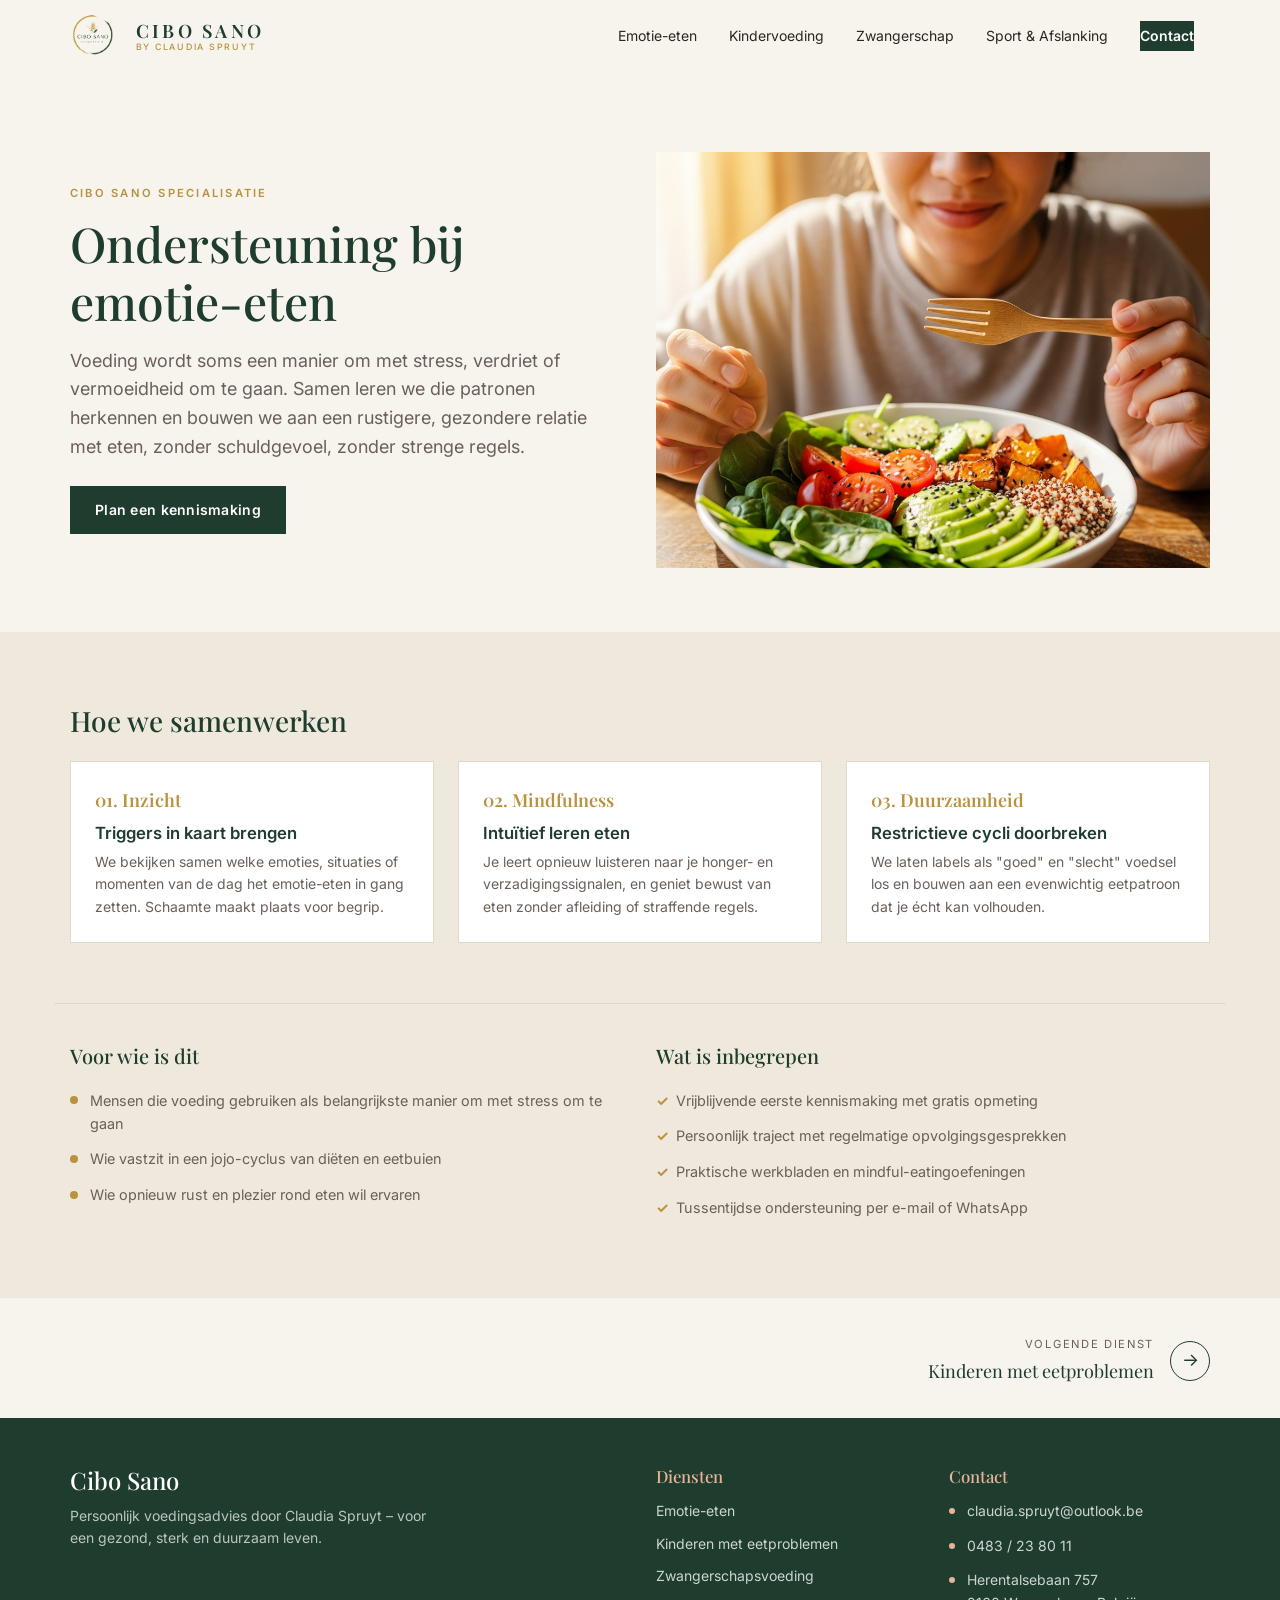
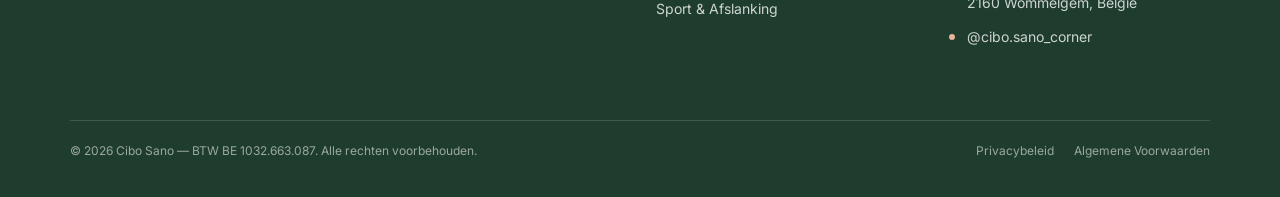
<file: pages/stess-eating.html>
<!DOCTYPE html>
<html lang="nl-BE">
<head>
  <meta charset="UTF-8" />
  <meta name="viewport" content="width=device-width, initial-scale=1" />
  <title>Ondersteuning bij emotie-eten | Cibo Sano</title>
  <meta name="description" content="Bouw een gezondere relatie met voeding op. Cibo Sano helpt je bij emotie-eten, stresseten en het doorbreken van restrictieve eetcycli." />
  <link rel="icon" type="image/svg+xml" href="/icons/favicon.svg" />
  <link rel="apple-touch-icon" sizes="180x180" href="/icons/apple-touch-icon.png" />
  <link rel="icon" type="image/png" sizes="32x32" href="/icons/favicon-32x32.png" />
  <link rel="icon" type="image/png" sizes="16x16" href="/icons/favicon-16x16.png" />
  <link rel="icon" href="/icons/favicon.ico" />
  <link rel="manifest" href="/icons/site.webmanifest" />
  <link rel="preconnect" href="https://fonts.googleapis.com" />
  <link rel="preconnect" href="https://fonts.gstatic.com" crossorigin />
  <link href="https://fonts.googleapis.com/css2?family=Inter:wght@300;400;500;600;700&family=Playfair+Display:ital,wght@0,400;0,500;0,600;1,400;1,500&display=swap" rel="stylesheet" />
  <link rel="stylesheet" crossorigin href="/assets/main.css">
</head>
<body>

<header class="site-header">
  <div class="container header-inner">
    <a href="/" class="brand">
      <img src="/images/cibo-sano-logo.png" alt="Cibo Sano logo" class="brand-logo" />
      <span class="brand-text">Cibo Sano<small>by Claudia Spruyt</small></span>
    </a>
    <nav class="nav-desktop">
      <a href="/pages/stess-eating.html">Emotie-eten</a>
      <a href="/pages/children-disorder.html">Kindervoeding</a>
      <a href="/pages/pregnancy-nutrition.html">Zwangerschap</a>
      <a href="/pages/dieting.html">Sport &amp; Afslanking</a>
      <a href="/pages/contact.html" class="nav-cta">Contact</a>
    </nav>
    <button class="menu-toggle" aria-label="Menu openen" aria-expanded="false"><span></span></button>
  </div>
</header>
<nav class="nav-mobile">
  <a href="/">Home</a>
  <a href="/pages/stess-eating.html">Emotie-eten</a>
  <a href="/pages/children-disorder.html">Kindervoeding</a>
  <a href="/pages/pregnancy-nutrition.html">Zwangerschap</a>
  <a href="/pages/dieting.html">Sport &amp; Afslanking</a>
  <a href="/pages/contact.html" class="nav-cta">Contact</a>
</nav>

<main>

  <section class="page-hero">
    <div class="container">
      <div class="page-hero-grid">
        <div class="page-hero-text">
          <span class="eyebrow">Cibo Sano specialisatie</span>
          <h1>Ondersteuning bij emotie-eten</h1>
          <p>Voeding wordt soms een manier om met stress, verdriet of vermoeidheid om te gaan. Samen leren we die patronen herkennen en bouwen we aan een rustigere, gezondere relatie met eten, zonder schuldgevoel, zonder strenge regels.</p>
          <a href="/pages/contact.html" class="btn btn-primary">Plan een kennismaking</a>
        </div>
        <div class="page-hero-image">
          <div class="page-hero-image-wrap">
            <img src="/images/service-stress.png" alt="Mindful eten" />
          </div>
        </div>
      </div>
    </div>
  </section>

  <section class="approach">
    <div class="container">
      <h2>Hoe we samenwerken</h2>
      <div class="approach-grid">
        <div class="approach-card">
          <div class="approach-card-inner">
            <div class="step">01. Inzicht</div>
            <h4>Triggers in kaart brengen</h4>
            <p>We bekijken samen welke emoties, situaties of momenten van de dag het emotie-eten in gang zetten. Schaamte maakt plaats voor begrip.</p>
          </div>
        </div>
        <div class="approach-card">
          <div class="approach-card-inner">
            <div class="step">02. Mindfulness</div>
            <h4>Intuïtief leren eten</h4>
            <p>Je leert opnieuw luisteren naar je honger- en verzadigingssignalen, en geniet bewust van eten zonder afleiding of straffende regels.</p>
          </div>
        </div>
        <div class="approach-card">
          <div class="approach-card-inner">
            <div class="step">03. Duurzaamheid</div>
            <h4>Restrictieve cycli doorbreken</h4>
            <p>We laten labels als "goed" en "slecht" voedsel los en bouwen aan een evenwichtig eetpatroon dat je écht kan volhouden.</p>
          </div>
        </div>
      </div>

      <div class="details">
        <div class="details-col">
          <h3>Voor wie is dit</h3>
          <ul>
            <li>Mensen die voeding gebruiken als belangrijkste manier om met stress om te gaan</li>
            <li>Wie vastzit in een jojo-cyclus van diëten en eetbuien</li>
            <li>Wie opnieuw rust en plezier rond eten wil ervaren</li>
          </ul>
        </div>
        <div class="details-col checks">
          <h3>Wat is inbegrepen</h3>
          <ul>
            <li>Vrijblijvende eerste kennismaking met gratis opmeting</li>
            <li>Persoonlijk traject met regelmatige opvolgingsgesprekken</li>
            <li>Praktische werkbladen en mindful-eatingoefeningen</li>
            <li>Tussentijdse ondersteuning per e-mail of WhatsApp</li>
          </ul>
        </div>
      </div>
    </div>
  </section>

  <section class="next-nav">
    <div class="container">
      <a href="/pages/children-disorder.html">
        <div class="nl-meta">
          <span>Volgende dienst</span>
          <span>Kinderen met eetproblemen</span>
        </div>
        <div class="nl-arrow">&rarr;</div>
      </a>
    </div>
  </section>

</main>

<footer class="site-footer">
  <div class="container">
    <div class="footer-grid">
      <div class="footer-col footer-brand">
        <h2>Cibo Sano</h2>
        <p>Persoonlijk voedingsadvies door Claudia Spruyt &ndash; voor een gezond, sterk en duurzaam leven.</p>
      </div>
      <div class="footer-col footer-services">
        <h3>Diensten</h3>
        <ul>
          <li><a href="/pages/stess-eating.html">Emotie-eten</a></li>
          <li><a href="/pages/children-disorder.html">Kinderen met eetproblemen</a></li>
          <li><a href="/pages/pregnancy-nutrition.html">Zwangerschapsvoeding</a></li>
          <li><a href="/pages/dieting.html">Sport &amp; Afslanking</a></li>
        </ul>
      </div>
      <div class="footer-col footer-contact">
        <h3>Contact</h3>
        <div class="contact-line"><span class="dot"></span><a href="mailto:claudia.spruyt@outlook.be">claudia.spruyt@outlook.be</a></div>
        <div class="contact-line"><span class="dot"></span><a href="tel:+32483238011">0483 / 23 80 11</a></div>
        <div class="contact-line"><span class="dot"></span><span>Herentalsebaan 757<br />2160 Wommelgem, België</span></div>
        <div class="contact-line"><span class="dot"></span><a href="https://www.instagram.com/cibo.sano_corner/" target="_blank" rel="noopener">@cibo.sano_corner</a></div>
      </div>
    </div>
    <div class="footer-bottom">
      <p>&copy; <span id="year">2026</span> Cibo Sano &mdash; BTW BE 1032.663.087. Alle rechten voorbehouden.</p>
      <div class="legal"><a href="/pages/privacy.html">Privacybeleid</a><a href="/pages/terms.html">Algemene Voorwaarden</a></div>
    </div>
  </div>
</footer>

<script src="/assets/main.js" defer></script>
</body>
</html>
</file>
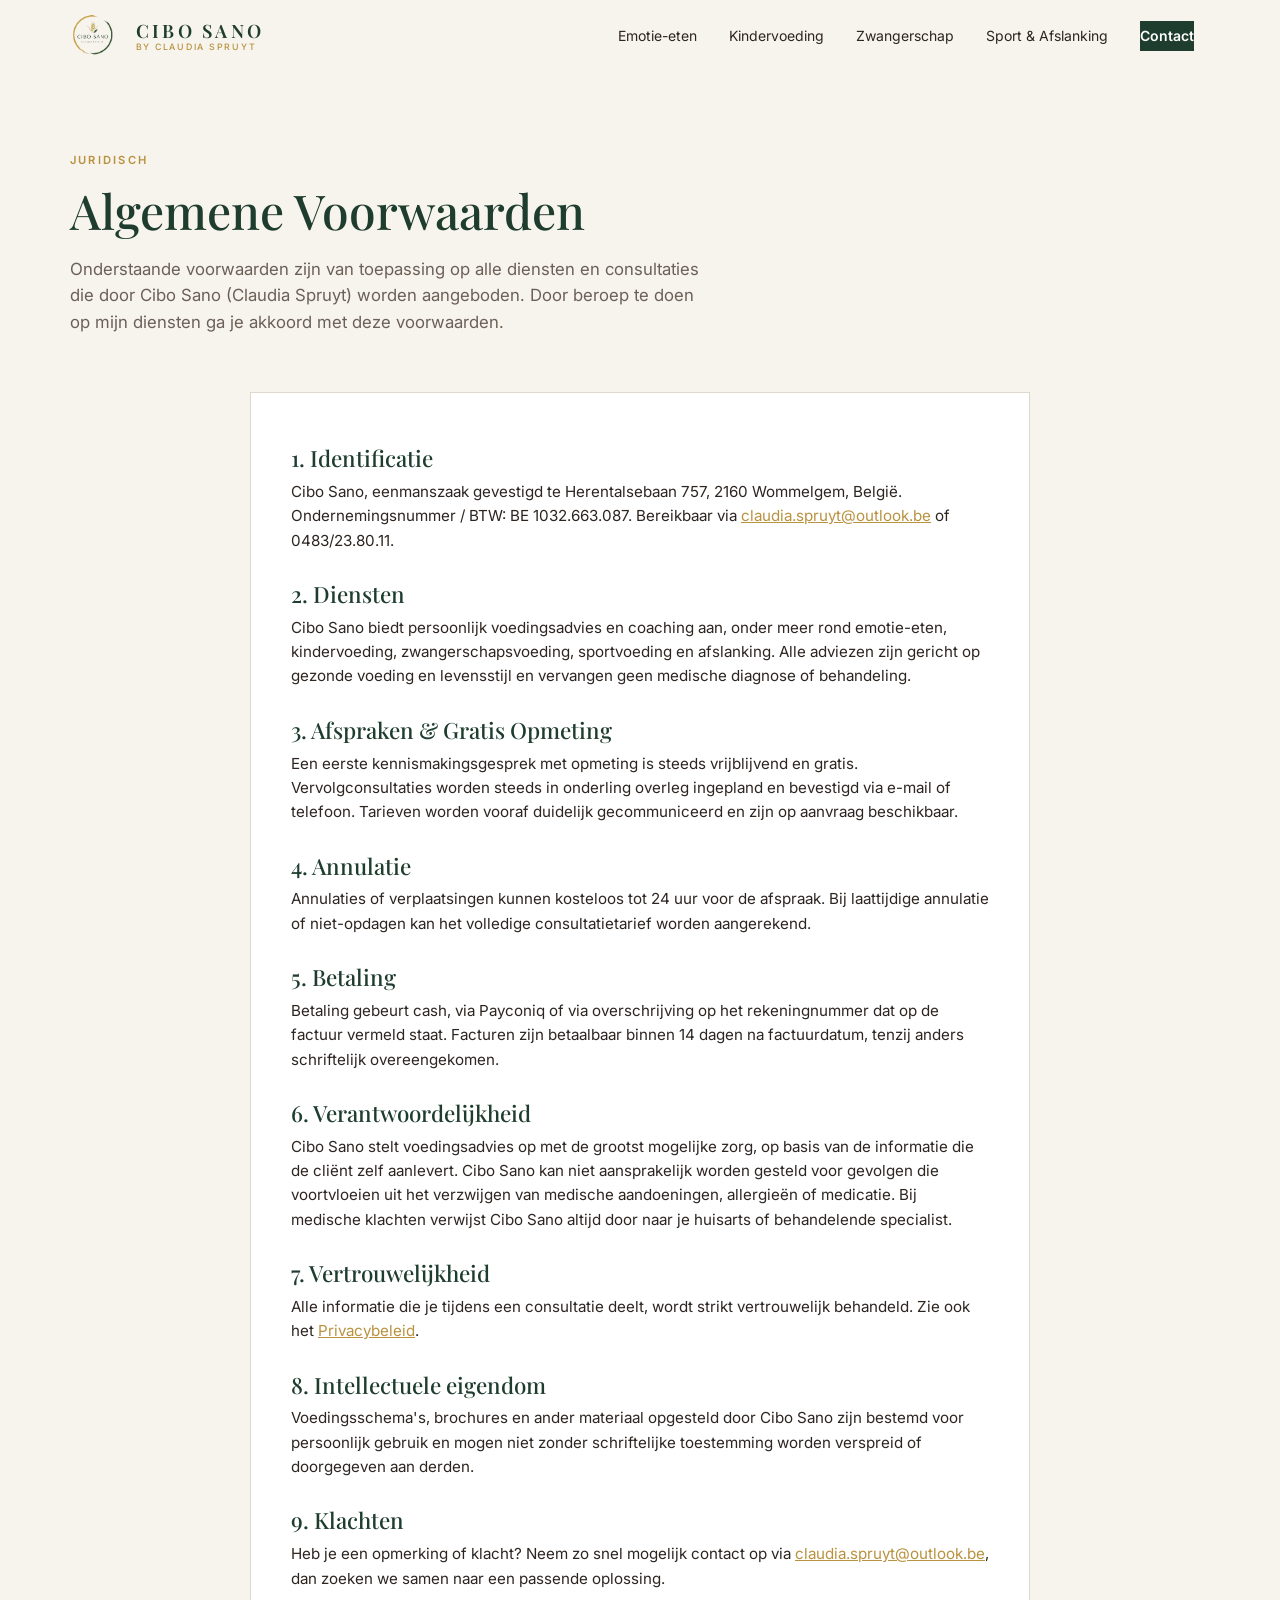
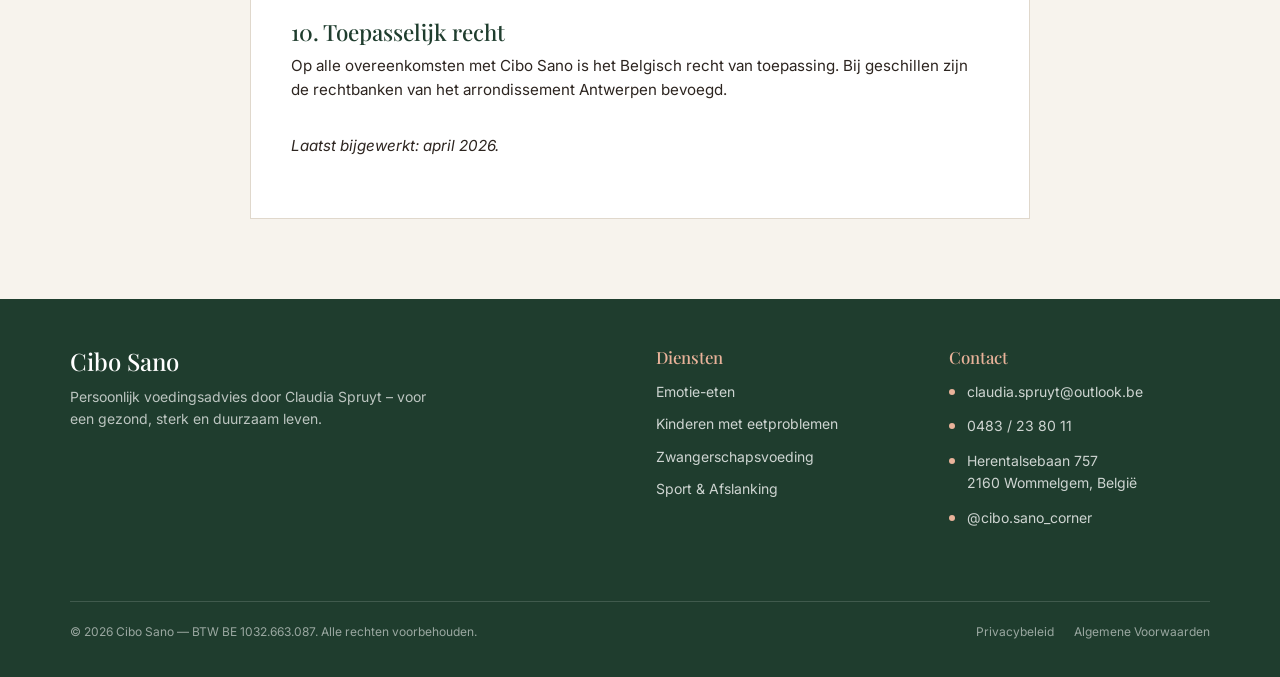
<file: pages/terms.html>
<!DOCTYPE html>
<html lang="nl-BE">
<head>
  <meta charset="UTF-8" />
  <meta name="viewport" content="width=device-width, initial-scale=1" />
  <title>Algemene Voorwaarden | Cibo Sano</title>
  <meta name="description" content="Algemene voorwaarden van Cibo Sano by Claudia Spruyt — voedingsadvies in Wommelgem en online." />
  <link rel="icon" type="image/svg+xml" href="/icons/favicon.svg" />
  <link rel="apple-touch-icon" sizes="180x180" href="/icons/apple-touch-icon.png" />
  <link rel="icon" type="image/png" sizes="32x32" href="/icons/favicon-32x32.png" />
  <link rel="icon" type="image/png" sizes="16x16" href="/icons/favicon-16x16.png" />
  <link rel="icon" href="/icons/favicon.ico" />
  <link rel="manifest" href="/icons/site.webmanifest" />
  <link rel="preconnect" href="https://fonts.googleapis.com" />
  <link rel="preconnect" href="https://fonts.gstatic.com" crossorigin />
  <link href="https://fonts.googleapis.com/css2?family=Inter:wght@300;400;500;600;700&family=Playfair+Display:ital,wght@0,400;0,500;0,600;1,400;1,500&display=swap" rel="stylesheet" />
  <link rel="stylesheet" crossorigin href="/assets/main.css">
</head>
<body>

<header class="site-header">
  <div class="container header-inner">
    <a href="/" class="brand">
      <img src="/images/cibo-sano-logo.png" alt="Cibo Sano logo" class="brand-logo" />
      <span class="brand-text">Cibo Sano<small>by Claudia Spruyt</small></span>
    </a>
    <nav class="nav-desktop">
      <a href="/pages/stess-eating.html">Emotie-eten</a>
      <a href="/pages/children-disorder.html">Kindervoeding</a>
      <a href="/pages/pregnancy-nutrition.html">Zwangerschap</a>
      <a href="/pages/dieting.html">Sport &amp; Afslanking</a>
      <a href="/pages/contact.html" class="nav-cta">Contact</a>
    </nav>
    <button class="menu-toggle" aria-label="Menu openen" aria-expanded="false"><span></span></button>
  </div>
</header>
<nav class="nav-mobile">
  <a href="/">Home</a>
  <a href="/pages/stess-eating.html">Emotie-eten</a>
  <a href="/pages/children-disorder.html">Kindervoeding</a>
  <a href="/pages/pregnancy-nutrition.html">Zwangerschap</a>
  <a href="/pages/dieting.html">Sport &amp; Afslanking</a>
  <a href="/pages/contact.html" class="nav-cta">Contact</a>
</nav>

<main>

  <section class="page-hero contact-hero">
    <div class="container">
      <div class="contact-hero-inner">
        <span class="eyebrow">Juridisch</span>
        <h1>Algemene Voorwaarden</h1>
        <p>Onderstaande voorwaarden zijn van toepassing op alle diensten en consultaties die door Cibo Sano (Claudia Spruyt) worden aangeboden. Door beroep te doen op mijn diensten ga je akkoord met deze voorwaarden.</p>
      </div>
    </div>
  </section>

  <section class="legal-section">
    <div class="container legal-content">

      <h2>1. Identificatie</h2>
      <p>Cibo Sano, eenmanszaak gevestigd te Herentalsebaan 757, 2160 Wommelgem, België. Ondernemingsnummer / BTW: BE 1032.663.087. Bereikbaar via <a href="mailto:claudia.spruyt@outlook.be">claudia.spruyt@outlook.be</a> of 0483/23.80.11.</p>

      <h2>2. Diensten</h2>
      <p>Cibo Sano biedt persoonlijk voedingsadvies en coaching aan, onder meer rond emotie-eten, kindervoeding, zwangerschapsvoeding, sportvoeding en afslanking. Alle adviezen zijn gericht op gezonde voeding en levensstijl en vervangen geen medische diagnose of behandeling.</p>

      <h2>3. Afspraken &amp; Gratis Opmeting</h2>
      <p>Een eerste kennismakingsgesprek met opmeting is steeds vrijblijvend en gratis. Vervolgconsultaties worden steeds in onderling overleg ingepland en bevestigd via e-mail of telefoon. Tarieven worden vooraf duidelijk gecommuniceerd en zijn op aanvraag beschikbaar.</p>

      <h2>4. Annulatie</h2>
      <p>Annulaties of verplaatsingen kunnen kosteloos tot 24 uur voor de afspraak. Bij laattijdige annulatie of niet-opdagen kan het volledige consultatietarief worden aangerekend.</p>

      <h2>5. Betaling</h2>
      <p>Betaling gebeurt cash, via Payconiq of via overschrijving op het rekeningnummer dat op de factuur vermeld staat. Facturen zijn betaalbaar binnen 14 dagen na factuurdatum, tenzij anders schriftelijk overeengekomen.</p>

      <h2>6. Verantwoordelijkheid</h2>
      <p>Cibo Sano stelt voedingsadvies op met de grootst mogelijke zorg, op basis van de informatie die de cliënt zelf aanlevert. Cibo Sano kan niet aansprakelijk worden gesteld voor gevolgen die voortvloeien uit het verzwijgen van medische aandoeningen, allergieën of medicatie. Bij medische klachten verwijst Cibo Sano altijd door naar je huisarts of behandelende specialist.</p>

      <h2>7. Vertrouwelijkheid</h2>
      <p>Alle informatie die je tijdens een consultatie deelt, wordt strikt vertrouwelijk behandeld. Zie ook het <a href="/privacy/">Privacybeleid</a>.</p>

      <h2>8. Intellectuele eigendom</h2>
      <p>Voedingsschema's, brochures en ander materiaal opgesteld door Cibo Sano zijn bestemd voor persoonlijk gebruik en mogen niet zonder schriftelijke toestemming worden verspreid of doorgegeven aan derden.</p>

      <h2>9. Klachten</h2>
      <p>Heb je een opmerking of klacht? Neem zo snel mogelijk contact op via <a href="mailto:claudia.spruyt@outlook.be">claudia.spruyt@outlook.be</a>, dan zoeken we samen naar een passende oplossing.</p>

      <h2>10. Toepasselijk recht</h2>
      <p>Op alle overeenkomsten met Cibo Sano is het Belgisch recht van toepassing. Bij geschillen zijn de rechtbanken van het arrondissement Antwerpen bevoegd.</p>

      <p class="legal-meta">Laatst bijgewerkt: april 2026.</p>
    </div>
  </section>

</main>

<footer class="site-footer">
  <div class="container">
    <div class="footer-grid">
      <div class="footer-col footer-brand">
        <h2>Cibo Sano</h2>
        <p>Persoonlijk voedingsadvies door Claudia Spruyt &ndash; voor een gezond, sterk en duurzaam leven.</p>
      </div>
      <div class="footer-col footer-services">
        <h3>Diensten</h3>
        <ul>
          <li><a href="/pages/stess-eating.html">Emotie-eten</a></li>
          <li><a href="/pages/children-disorder.html">Kinderen met eetproblemen</a></li>
          <li><a href="/pages/pregnancy-nutrition.html">Zwangerschapsvoeding</a></li>
          <li><a href="/pages/dieting.html">Sport &amp; Afslanking</a></li>
        </ul>
      </div>
      <div class="footer-col footer-contact">
        <h3>Contact</h3>
        <div class="contact-line"><span class="dot"></span><a href="mailto:claudia.spruyt@outlook.be">claudia.spruyt@outlook.be</a></div>
        <div class="contact-line"><span class="dot"></span><a href="tel:+32483238011">0483 / 23 80 11</a></div>
        <div class="contact-line"><span class="dot"></span><span>Herentalsebaan 757<br />2160 Wommelgem, België</span></div>
        <div class="contact-line"><span class="dot"></span><a href="https://www.instagram.com/cibo.sano_corner/" target="_blank" rel="noopener">@cibo.sano_corner</a></div>
      </div>
    </div>
    <div class="footer-bottom">
      <p>&copy; <span id="year">2026</span> Cibo Sano &mdash; BTW BE 1032.663.087. Alle rechten voorbehouden.</p>
      <div class="legal"><a href="/pages/privacy.html">Privacybeleid</a><a href="/pages/terms.html">Algemene Voorwaarden</a></div>
    </div>
  </div>
</footer>

<script src="/assets/main.js" defer></script>
</body>
</html>
</file>
<file: assets/main.css>
*,*:before,*:after {
    box-sizing: border-box
}

html {
    -webkit-text-size-adjust: 100%;
    -ms-text-size-adjust: 100%
}

body {
    margin: 0;
    font-family: Inter,Helvetica,Arial,sans-serif;
    font-size: 16px;
    line-height: 1.6;
    color: #2d2520;
    background-color: #f7f3ed;
    -webkit-font-smoothing: antialiased;
    -moz-osx-font-smoothing: grayscale
}

img {
    max-width: 100%;
    height: auto;
    display: block
}

a {
    color: inherit;
    text-decoration: none
}

ul {
    list-style: none;
    padding: 0;
    margin: 0
}

button {
    font-family: inherit;
    cursor: pointer
}

:root {
    --cream: #f7f3ed;
    --cream-soft: #efe8dc;
    --surface: #ffffff;
    --primary: #1f3d2e;
    --primary-dark: #142a1f;
    --secondary: #b8923f;
    --secondary-dark: #927029;
    --text: #2d2520;
    --text-muted: #6b6058;
    --border: #e0d8cc
}

h1,h2,h3,h4 {
    font-family: Playfair Display,Georgia,Times New Roman,serif;
    font-weight: 500;
    color: var(--primary);
    line-height: 1.2;
    margin: 0 0 .5em
}

h1 {
    font-size: 2.5rem
}

h2 {
    font-size: 2rem
}

h3 {
    font-size: 1.375rem
}

h4 {
    font-size: 1.05rem;
    font-family: Inter,sans-serif;
    font-weight: 600
}

p {
    margin: 0 0 1em
}

.eyebrow {
    display: block;
    font-size: .7rem;
    font-weight: 600;
    letter-spacing: .2em;
    text-transform: uppercase;
    color: var(--secondary);
    margin-bottom: .75rem
}

.italic {
    font-style: italic;
    color: var(--secondary)
}

.container {
    width: 100%;
    max-width: 1180px;
    margin: 0 auto;
    padding: 0 1.25rem
}

.btn {
    display: inline-block;
    padding: .75rem 1.5rem;
    font-size: .875rem;
    font-weight: 600;
    letter-spacing: .02em;
    border: 1px solid transparent;
    text-align: center;
    -webkit-transition: all .2s ease;
    transition: all .2s ease
}

.btn-primary {
    background-color: var(--primary);
    color: #fff;
    border-color: var(--primary)
}

.btn-primary:hover {
    background-color: var(--primary-dark);
    border-color: var(--primary-dark)
}

.btn-secondary {
    background-color: var(--secondary);
    color: #fff;
    border-color: var(--secondary)
}

.btn-secondary:hover {
    background-color: var(--secondary-dark);
    border-color: var(--secondary-dark)
}

.btn-ghost {
    background-color: transparent;
    color: #fff;
    border-color: #ffffff80
}

.btn-ghost:hover {
    background-color: #fff;
    color: var(--primary);
    border-color: #fff
}

.site-header {
    position: fixed;
    top: 0;
    left: 0;
    right: 0;
    z-index: 100;
    background-color: #f7f3edd9;
    border-bottom: 1px solid transparent;
    -webkit-transition: background-color .25s ease,border-color .25s ease,box-shadow .25s ease;
    transition: background-color .25s ease,border-color .25s ease,box-shadow .25s ease
}

.site-header.is-scrolled {
    background-color: #f7f3edf5;
    border-bottom-color: var(--border);
    -webkit-box-shadow: 0 2px 12px rgba(45,37,32,.04);
    box-shadow: 0 2px 12px #2d25200a
}

.header-inner {
    display: -webkit-box;
    display: -ms-flexbox;
    display: flex;
    -webkit-box-align: center;
    -ms-flex-align: center;
    align-items: center;
    -webkit-box-pack: justify;
    -ms-flex-pack: justify;
    justify-content: space-between;
    height: 72px
}

.brand {
    font-family: Playfair Display,Georgia,serif;
    font-size: 1.15rem;
    font-weight: 600;
    letter-spacing: .18em;
    color: var(--primary);
    text-transform: uppercase;
    display: -webkit-box;
    display: -ms-flexbox;
    display: flex;
    -webkit-box-align: center;
    -ms-flex-align: center;
    align-items: center
}

.brand-logo {
    width: 56px;
    height: 56px;
    margin-right: .6rem;
    -o-object-fit: contain;
    object-fit: contain;
    display: block
}

.brand-text {
    display: -webkit-box;
    display: -ms-flexbox;
    display: flex;
    -webkit-box-orient: vertical;
    -webkit-box-direction: normal;
    -ms-flex-direction: column;
    flex-direction: column;
    line-height: 1.05
}

.brand-text small {
    display: block;
    font-family: Inter,sans-serif;
    font-size: .55rem;
    letter-spacing: .2em;
    font-weight: 500;
    color: var(--secondary);
    text-transform: uppercase;
    margin-top: .15rem
}

.nav-desktop {
    display: -webkit-box;
    display: -ms-flexbox;
    display: flex;
    -webkit-box-align: center;
    -ms-flex-align: center;
    align-items: center
}

.nav-desktop a {
    font-size: .875rem;
    color: var(--text);
    margin: 0 1rem;
    position: relative;
    padding: .25rem 0;
    -webkit-transition: color .2s;
    transition: color .2s
}

.nav-desktop a:hover,.nav-desktop a.active {
    color: var(--secondary)
}

.nav-desktop a.active:after {
    content: "";
    position: absolute;
    left: 0;
    right: 0;
    bottom: -4px;
    height: 2px;
    background: var(--secondary)
}

.nav-cta {
    margin-left: 1rem;
    background: var(--primary);
    color: #fff!important;
    padding: .625rem 1.125rem;
    font-weight: 600
}

.nav-cta:hover {
    background: var(--primary-dark);
    color: #fff!important
}

.menu-toggle {
    display: none;
    background: transparent;
    border: 0;
    padding: .5rem;
    width: 40px;
    height: 40px;
    position: relative
}

.menu-toggle span,.menu-toggle span:before,.menu-toggle span:after {
    display: block;
    position: absolute;
    width: 22px;
    height: 2px;
    background-color: var(--primary);
    -webkit-transition: all .25s ease;
    transition: all .25s ease
}

.menu-toggle span {
    top: 50%;
    left: 50%;
    margin-left: -11px;
    margin-top: -1px
}

.menu-toggle span:before {
    content: "";
    top: -7px;
    left: 0
}

.menu-toggle span:after {
    content: "";
    top: 7px;
    left: 0
}

.menu-toggle.is-open span {
    background-color: transparent
}

.menu-toggle.is-open span:before {
    -webkit-transform: rotate(45deg) translate(5px,5px);
    transform: rotate(45deg) translate(5px,5px)
}

.menu-toggle.is-open span:after {
    -webkit-transform: rotate(-45deg) translate(5px,-5px);
    transform: rotate(-45deg) translate(5px,-5px)
}

.nav-mobile {
    display: none;
    position: fixed;
    top: 72px;
    left: 0;
    right: 0;
    background: var(--cream);
    border-bottom: 1px solid var(--border);
    padding: 1.5rem 1.25rem 2rem;
    z-index: 99;
    -webkit-box-shadow: 0 8px 16px rgba(45,37,32,.06);
    box-shadow: 0 8px 16px #2d25200f
}

.nav-mobile.is-open {
    display: block
}

.nav-mobile a {
    display: block;
    padding: .875rem 0;
    font-size: 1.05rem;
    border-bottom: 1px solid var(--border);
    color: var(--text)
}

.nav-mobile a.active {
    color: var(--secondary)
}

.nav-mobile .nav-cta-mobile {
    display: inline-block;
    margin-top: 1.25rem;
    background: var(--primary);
    color: #fff;
    padding: .75rem 1.5rem;
    font-weight: 600;
    border: 0
}

main {
    padding-top: 72px
}

section {
    position: relative
}

.hero {
    position: relative;
    min-height: 540px;
    display: -webkit-box;
    display: -ms-flexbox;
    display: flex;
    -webkit-box-align: center;
    -ms-flex-align: center;
    align-items: center;
    overflow: hidden;
    color: #fff
}

.hero-bg {
    position: absolute;
    inset: 0;
    background-size: cover;
    background-position: center
}

.hero-overlay {
    position: absolute;
    inset: 0;
    background-color: #2d4a3eb3
}

.hero-overlay-fade {
    position: absolute;
    left: 0;
    right: 0;
    bottom: 0;
    height: 50%;
    background: -webkit-linear-gradient(top,rgba(247,243,237,0) 0%,rgba(247,243,237,.7) 100%);
    background: linear-gradient(to bottom,#f7f3ed00,#f7f3edb3)
}

.hero .container {
    position: relative;
    z-index: 2;
    padding-top: 3.5rem;
    padding-bottom: 3.5rem
}

.hero-content {
    max-width: 640px
}

.hero-content h1 {
    font-size: 3rem;
    color: #fff;
    line-height: 1.1;
    margin-bottom: 1rem
}

.hero-content h1 .italic {
    color: #e9b39a;
    font-style: italic
}

.hero-content p {
    font-size: 1.125rem;
    color: #ffffffeb;
    max-width: 540px;
    margin-bottom: 1.75rem;
    font-weight: 300
}

.hero-actions {
    display: -webkit-box;
    display: -ms-flexbox;
    display: flex;
    -ms-flex-wrap: wrap;
    flex-wrap: wrap
}

.hero-actions .btn {
    margin-right: .75rem;
    margin-bottom: .5rem
}

.page-hero {
    padding: 4rem 0 3rem;
    background: var(--cream)
}

.page-hero-grid {
    display: -webkit-box;
    display: -ms-flexbox;
    display: flex;
    -ms-flex-wrap: wrap;
    flex-wrap: wrap;
    -webkit-box-align: center;
    -ms-flex-align: center;
    align-items: center;
    margin: 0 -1rem
}

.page-hero-text,.page-hero-image {
    width: 100%;
    padding: 0 1rem
}

.page-hero-text h1 {
    font-size: 2.75rem;
    margin-bottom: 1rem
}

.page-hero-text p {
    font-size: 1.125rem;
    color: var(--text-muted);
    margin-bottom: 1.5rem
}

.page-hero-image-wrap {
    width: 100%;
    padding-top: 75%;
    position: relative;
    overflow: hidden;
    background: var(--cream-soft)
}

.page-hero-image-wrap img {
    position: absolute;
    top: 0;
    left: 0;
    width: 100%;
    height: 100%;
    -o-object-fit: cover;
    object-fit: cover
}

.about {
    padding: 4rem 0;
    background: var(--cream)
}

.about-grid {
    display: -webkit-box;
    display: -ms-flexbox;
    display: flex;
    -ms-flex-wrap: wrap;
    flex-wrap: wrap;
    margin: 0 -1.25rem;
    -webkit-box-align: center;
    -ms-flex-align: center;
    align-items: center
}

.about-image-col,.about-text-col {
    width: 100%;
    padding: 0 1.25rem
}

.about-image-wrap {
    position: relative;
    width: 100%;
    max-width: 360px;
    margin: 0 auto;
    padding-top: 100%;
    overflow: hidden;
    border-radius: 50%;
    background: var(--cream-soft);
    -webkit-box-shadow: 0 12px 32px -16px rgba(31,61,46,.35);
    box-shadow: 0 12px 32px -16px #1f3d2e59
}

.about-image-wrap img {
    position: absolute;
    top: 0;
    left: 0;
    width: 100%;
    height: 100%;
    -o-object-fit: cover;
    object-fit: cover
}

.about-text h2 {
    font-size: 2.25rem;
    margin-bottom: 1rem
}

.about-text p {
    color: var(--text-muted);
    margin-bottom: 1rem
}

.stats {
    display: -webkit-box;
    display: -ms-flexbox;
    display: flex;
    -ms-flex-wrap: wrap;
    flex-wrap: wrap;
    margin: 1.5rem -.5rem 0;
    padding-top: 1.5rem;
    border-top: 1px solid var(--border)
}

.stat {
    width: 50%;
    padding: .75rem .5rem
}

.stat-num {
    font-family: Playfair Display,serif;
    font-size: 1.75rem;
    color: var(--primary);
    display: block
}

.stat-label {
    font-size: .7rem;
    letter-spacing: .15em;
    text-transform: uppercase;
    color: var(--text-muted);
    margin-top: .25rem;
    display: block
}

.services {
    padding: 4rem 0;
    background: var(--cream-soft)
}

.section-head {
    text-align: center;
    max-width: 540px;
    margin: 0 auto 2.5rem
}

.section-head h2 {
    font-size: 2.25rem;
    margin-bottom: .5rem
}

.section-head p {
    color: var(--text-muted);
    margin: 0
}

.services-grid {
    display: -webkit-box;
    display: -ms-flexbox;
    display: flex;
    -ms-flex-wrap: wrap;
    flex-wrap: wrap;
    margin: 0 -.75rem
}

.service-card {
    width: 100%;
    padding: 0 .75rem;
    margin-bottom: 1.5rem
}

.service-card-inner {
    background: var(--surface);
    border: 1px solid var(--border);
    padding: 1.75rem;
    height: 100%;
    display: -webkit-box;
    display: -ms-flexbox;
    display: flex;
    -webkit-box-orient: vertical;
    -webkit-box-direction: normal;
    -ms-flex-direction: column;
    flex-direction: column;
    -webkit-transition: border-color .2s,-webkit-transform .2s;
    transition: border-color .2s,transform .2s
}

.service-card-inner:hover {
    border-color: var(--secondary);
    -webkit-transform: translateY(-2px);
    transform: translateY(-2px)
}

.service-icon {
    width: 36px;
    height: 36px;
    background: var(--cream-soft);
    border: 1px solid var(--border);
    display: -webkit-box;
    display: -ms-flexbox;
    display: flex;
    -webkit-box-align: center;
    -ms-flex-align: center;
    align-items: center;
    -webkit-box-pack: center;
    -ms-flex-pack: center;
    justify-content: center;
    margin-bottom: 1rem;
    font-family: Playfair Display,serif;
    font-size: .95rem;
    color: var(--secondary);
    font-weight: 600
}

.service-card h3 {
    font-size: 1.25rem;
    margin-bottom: .5rem
}

.service-card p {
    font-size: .9rem;
    color: var(--text-muted);
    margin-bottom: 1.25rem;
    -webkit-box-flex: 1;
    -ms-flex: 1;
    flex: 1
}

.service-card .learn-more {
    font-size: .75rem;
    font-weight: 600;
    letter-spacing: .15em;
    text-transform: uppercase;
    color: var(--primary);
    -webkit-transition: color .2s;
    transition: color .2s
}

.service-card .learn-more:hover {
    color: var(--secondary)
}

.service-card .learn-more:after {
    content: " →"
}

.cta-strip {
    background: var(--primary);
    color: #fff;
    padding: 3rem 0;
    text-align: center
}

.cta-strip h2 {
    color: #fff;
    font-size: 1.875rem;
    margin-bottom: .5rem
}

.cta-strip p {
    color: #ffffffd9;
    max-width: 480px;
    margin: 0 auto 1.5rem
}

.approach {
    background: var(--cream-soft);
    padding: 3.5rem 0
}

.approach h2 {
    font-size: 1.75rem;
    margin-bottom: 1.5rem
}

.approach-grid {
    display: -webkit-box;
    display: -ms-flexbox;
    display: flex;
    -ms-flex-wrap: wrap;
    flex-wrap: wrap;
    margin: 0 -.75rem
}

.approach-card {
    width: 100%;
    padding: 0 .75rem;
    margin-bottom: 1.25rem
}

.approach-card-inner {
    background: var(--surface);
    border: 1px solid var(--border);
    padding: 1.5rem;
    height: 100%
}

.approach-card .step {
    font-family: Playfair Display,serif;
    font-size: 1.125rem;
    font-weight: 600;
    color: var(--secondary);
    margin-bottom: .5rem
}

.approach-card h4 {
    margin-bottom: .5rem;
    color: var(--primary)
}

.approach-card p {
    font-size: .875rem;
    color: var(--text-muted);
    margin: 0
}

.details {
    display: -webkit-box;
    display: -ms-flexbox;
    display: flex;
    -ms-flex-wrap: wrap;
    flex-wrap: wrap;
    margin: 2.5rem -1rem 0;
    padding-top: 2.5rem;
    border-top: 1px solid var(--border)
}

.details-col {
    width: 100%;
    padding: 0 1rem;
    margin-bottom: 1.5rem
}

.details-col h3 {
    font-size: 1.25rem;
    margin-bottom: .875rem
}

.details-col ul li {
    font-size: .9rem;
    color: var(--text-muted);
    position: relative;
    padding: .4rem 0 .4rem 1.25rem
}

.details-col ul li:before {
    content: "";
    position: absolute;
    left: 0;
    top: .85rem;
    width: 8px;
    height: 8px;
    background: var(--secondary);
    border-radius: 50%
}

.details-col.checks ul li:before {
    content: "✓";
    background: transparent;
    color: var(--secondary);
    font-weight: 700;
    top: .4rem;
    width: auto;
    height: auto;
    border-radius: 0
}

.next-nav {
    padding: 2rem 0;
    text-align: right;
    background: var(--cream)
}

.next-nav a {
    display: -webkit-inline-box;
    display: -ms-inline-flexbox;
    display: inline-flex;
    -webkit-box-align: center;
    -ms-flex-align: center;
    align-items: center
}

.next-nav .nl-meta {
    text-align: right;
    margin-right: 1rem
}

.next-nav .nl-meta span:first-child {
    display: block;
    font-size: .7rem;
    letter-spacing: .15em;
    text-transform: uppercase;
    color: var(--text-muted);
    margin-bottom: .25rem
}

.next-nav .nl-meta span:last-child {
    font-family: Playfair Display,serif;
    font-size: 1.125rem;
    color: var(--primary);
    -webkit-transition: color .2s;
    transition: color .2s
}

.next-nav a:hover .nl-meta span:last-child {
    color: var(--secondary)
}

.next-nav .nl-arrow {
    width: 40px;
    height: 40px;
    border: 1px solid var(--primary);
    border-radius: 50%;
    display: -webkit-box;
    display: -ms-flexbox;
    display: flex;
    -webkit-box-align: center;
    -ms-flex-align: center;
    align-items: center;
    -webkit-box-pack: center;
    -ms-flex-pack: center;
    justify-content: center;
    color: var(--primary);
    font-size: 1.125rem;
    -webkit-transition: all .2s;
    transition: all .2s
}

.next-nav a:hover .nl-arrow {
    background: var(--secondary);
    border-color: var(--secondary);
    color: #fff
}

.legal-section {
    padding: 1rem 0 5rem;
    background: var(--cream)
}

.legal-content {
    max-width: 780px;
    margin: 0 auto;
    background: var(--surface);
    border: 1px solid var(--border);
    padding: 2rem 1.5rem
}

.legal-content h2 {
    font-size: 1.4rem;
    margin-top: 1.75rem;
    margin-bottom: .5rem;
    color: var(--primary)
}

.legal-content h2:first-of-type {
    margin-top: .5rem
}

.legal-content p {
    color: var(--text);
    font-size: .95rem
}

.legal-content a {
    color: var(--secondary);
    text-decoration: underline
}

.legal-list {
    padding-left: 1.25rem;
    margin: 0 0 1em;
    list-style: disc
}

.legal-list li {
    font-size: .95rem;
    margin-bottom: .5rem
}

.legal-meta {
    color: var(--text-muted);
    font-size: .85rem;
    margin-top: 2rem;
    font-style: italic
}

@media(min-width: 768px) {
    .legal-content {
        padding:2.75rem 2.5rem
    }
}

.free-badge {
    display: -webkit-inline-box;
    display: -ms-inline-flexbox;
    display: inline-flex;
    -webkit-box-align: center;
    -ms-flex-align: center;
    align-items: center;
    background: var(--secondary);
    color: #fff;
    padding: .4rem .85rem;
    font-size: .75rem;
    letter-spacing: .18em;
    text-transform: uppercase;
    font-weight: 600;
    margin-bottom: 1.25rem
}

.free-badge:before {
    content: "★";
    margin-right: .5rem;
    font-size: .85rem
}

.tagline {
    font-family: Playfair Display,Georgia,serif;
    font-style: italic;
    color: var(--secondary);
    font-size: 1.1rem;
    letter-spacing: .02em;
    margin-bottom: 1rem
}

.about-creds {
    list-style: none;
    padding: 0;
    margin: 1rem 0 1.5rem
}

.about-creds li {
    position: relative;
    padding-left: 1.25rem;
    margin-bottom: .5rem;
    font-size: .95rem;
    color: var(--text)
}

.about-creds li:before {
    content: "◆";
    position: absolute;
    left: 0;
    top: .05rem;
    color: var(--secondary);
    font-size: .85rem
}

.contact-hero {
    padding: 4rem 0 2rem;
    background: var(--cream)
}

.contact-hero-inner {
    max-width: 720px
}

.contact-hero h1 {
    font-size: 2.75rem;
    margin-bottom: 1rem
}

.contact-hero p {
    color: var(--text-muted);
    font-size: 1.05rem;
    max-width: 640px;
    margin: 0
}

.contact-section {
    padding: 1rem 0 4rem;
    background: var(--cream)
}

.contact-grid {
    display: -webkit-box;
    display: -ms-flexbox;
    display: flex;
    -ms-flex-wrap: wrap;
    flex-wrap: wrap;
    margin: 0 -1rem
}

.contact-form-col,.contact-info-col {
    width: 100%;
    padding: 0 1rem
}

.contact-info-col {
    margin-top: 2.5rem
}

.contact-form {
    background: var(--surface);
    border: 1px solid var(--border);
    padding: 1.75rem
}

.form-row {
    margin-bottom: 1.25rem
}

.form-row label {
    display: block;
    font-size: .75rem;
    font-weight: 600;
    letter-spacing: .1em;
    text-transform: uppercase;
    color: var(--primary);
    margin-bottom: .5rem
}

.form-row label .req {
    color: var(--secondary)
}

.form-row input,.form-row select,.form-row textarea {
    width: 100%;
    padding: .75rem .875rem;
    font-family: inherit;
    font-size: 1rem;
    color: var(--text);
    background: var(--cream);
    border: 1px solid var(--border);
    outline: none;
    -webkit-appearance: none;
    -moz-appearance: none;
    appearance: none;
    border-radius: 0;
    -webkit-transition: border-color .2s,background-color .2s;
    transition: border-color .2s,background-color .2s
}

.form-row textarea {
    min-height: 140px;
    resize: vertical;
    line-height: 1.5
}

.form-row select {
    background-image: -webkit-linear-gradient(45deg,transparent 50%,var(--primary) 50%),-webkit-linear-gradient(135deg,var(--primary) 50%,transparent 50%);
    background-image: linear-gradient(45deg,transparent 50%,var(--primary) 50%),linear-gradient(135deg,var(--primary) 50%,transparent 50%);
    background-position: calc(100% - 18px) 50%,calc(100% - 12px) 50%;
    background-size: 6px 6px,6px 6px;
    background-repeat: no-repeat;
    padding-right: 2.5rem
}

.form-row input:focus,.form-row select:focus,.form-row textarea:focus {
    border-color: var(--secondary);
    background-color: #fff
}

.form-row-split {
    display: -webkit-box;
    display: -ms-flexbox;
    display: flex;
    -ms-flex-wrap: wrap;
    flex-wrap: wrap;
    margin: 0 -.5rem 1.25rem
}

.form-row-half {
    width: 100%;
    padding: 0 .5rem;
    margin-bottom: 1.25rem
}

.form-row-split:last-child {
    margin-bottom: 0
}

.form-row-half:last-child {
    margin-bottom: 0
}

.form-actions {
    margin-top: 1.5rem
}

.form-actions .btn {
    width: 100%;
    padding: .95rem;
    font-size: .95rem
}

.form-fineprint {
    font-size: .75rem;
    color: var(--text-muted);
    margin: .875rem 0 0;
    text-align: center
}

.form-status {
    display: none;
    margin-top: 1rem;
    padding: .875rem 1rem;
    font-size: .9rem;
    border: 1px solid
}

.form-status.is-visible {
    display: block
}

.form-status.is-success {
    background: #eef5f1;
    color: var(--primary);
    border-color: var(--primary)
}

.form-status.is-error {
    background: #fbebe5;
    color: var(--secondary-dark);
    border-color: var(--secondary)
}

.contact-info {
    padding: .5rem 0 0
}

.contact-info h3 {
    font-size: 1.5rem;
    margin-bottom: .75rem
}

.contact-intro {
    color: var(--text-muted);
    font-size: .95rem;
    margin-bottom: 1.5rem
}

.contact-info-item {
    display: -webkit-box;
    display: -ms-flexbox;
    display: flex;
    -webkit-box-align: start;
    -ms-flex-align: start;
    align-items: flex-start;
    margin-bottom: 1.25rem
}

.contact-info-icon {
    width: 40px;
    height: 40px;
    background: var(--cream-soft);
    border: 1px solid var(--border);
    display: -webkit-box;
    display: -ms-flexbox;
    display: flex;
    -webkit-box-align: center;
    -ms-flex-align: center;
    align-items: center;
    -webkit-box-pack: center;
    -ms-flex-pack: center;
    justify-content: center;
    color: var(--secondary);
    font-family: Playfair Display,serif;
    font-size: 1.05rem;
    margin-right: 1rem;
    -ms-flex-negative: 0;
    flex-shrink: 0
}

.contact-info-text strong {
    display: block;
    font-size: .7rem;
    letter-spacing: .15em;
    text-transform: uppercase;
    color: var(--text-muted);
    font-weight: 600;
    margin-bottom: .25rem
}

.contact-info-text a,.contact-info-text span {
    color: var(--text);
    font-size: .95rem;
    -webkit-transition: color .2s;
    transition: color .2s
}

.contact-info-text a:hover {
    color: var(--secondary)
}

.site-footer {
    background-color: var(--primary);
    color: #ffffffd9;
    padding: 3rem 0 1.5rem
}

.footer-grid {
    display: -webkit-box;
    display: -ms-flexbox;
    display: flex;
    -ms-flex-wrap: wrap;
    flex-wrap: wrap;
    margin: 0 -1rem 2rem
}

.footer-col {
    width: 100%;
    padding: 0 1rem;
    margin-bottom: 1.75rem
}

.footer-brand h2 {
    font-family: Playfair Display,serif;
    font-size: 1.5rem;
    color: #fff;
    margin-bottom: .625rem
}

.footer-brand p {
    font-size: .875rem;
    color: #ffffffb3;
    max-width: 360px;
    margin-bottom: 1rem
}

.footer-col h3 {
    font-family: Playfair Display,serif;
    font-size: 1.05rem;
    color: #e9b39a;
    margin-bottom: .875rem
}

.footer-col ul li {
    margin-bottom: .625rem;
    font-size: .875rem
}

.footer-col a {
    color: #ffffffc7;
    -webkit-transition: color .2s;
    transition: color .2s
}

.footer-col a:hover {
    color: #fff
}

.contact-line {
    display: -webkit-box;
    display: -ms-flexbox;
    display: flex;
    -webkit-box-align: start;
    -ms-flex-align: start;
    align-items: flex-start;
    margin-bottom: .75rem;
    font-size: .875rem;
    color: #ffffffc7
}

.contact-line .dot {
    width: 6px;
    height: 6px;
    background: #e9b39a;
    border-radius: 50%;
    margin: .5rem .75rem 0 0;
    -ms-flex-negative: 0;
    flex-shrink: 0
}

.footer-bottom {
    border-top: 1px solid rgba(255,255,255,.15);
    padding-top: 1.25rem;
    display: -webkit-box;
    display: -ms-flexbox;
    display: flex;
    -ms-flex-wrap: wrap;
    flex-wrap: wrap;
    -webkit-box-pack: justify;
    -ms-flex-pack: justify;
    justify-content: space-between;
    font-size: .75rem;
    color: #ffffff8c
}

.footer-bottom .legal a {
    margin-left: 1.25rem
}

@media(min-width: 640px) {
    .service-card {
        width:50%
    }

    .approach-card {
        width: 33.3333%
    }

    .details-col {
        width: 50%;
        margin-bottom: 0
    }

    .stat {
        width: 25%
    }
}

@media(min-width: 768px) {
    h1 {
        font-size:3rem
    }

    .hero {
        min-height: 600px
    }

    .hero-content h1 {
        font-size: 3.75rem
    }

    .page-hero {
        padding: 5rem 0 4rem
    }

    .page-hero-text {
        width: 50%;
        padding-right: 2rem
    }

    .page-hero-image {
        width: 50%
    }

    .page-hero-text h1 {
        font-size: 3rem
    }

    .contact-hero {
        padding: 5rem 0 2.5rem
    }

    .contact-hero h1 {
        font-size: 3rem
    }

    .about {
        padding: 5rem 0
    }

    .about-image-col {
        width: 41.666%
    }

    .about-text-col {
        width: 58.333%;
        padding-left: 2rem
    }

    .services {
        padding: 5rem 0
    }

    .approach {
        padding: 4.5rem 0
    }

    .form-row-half {
        width: 50%;
        margin-bottom: 0
    }

    .contact-form {
        padding: 2.25rem
    }

    .contact-form-col {
        width: 60%
    }

    .contact-info-col {
        width: 40%;
        padding-left: 2.5rem;
        margin-top: 0
    }

    .form-actions .btn {
        width: auto;
        padding-left: 2.25rem;
        padding-right: 2.25rem
    }

    .form-fineprint {
        text-align: left;
        margin-top: .75rem
    }

    .footer-brand {
        width: 50%
    }

    .footer-col.footer-services,.footer-col.footer-contact {
        width: 25%
    }
}

@media(min-width: 1024px) {
    .menu-toggle {
        display:none
    }

    .nav-mobile {
        display: none!important
    }

    .service-card {
        width: 25%
    }

    .footer-brand {
        width: 50%
    }

    .footer-col.footer-services,.footer-col.footer-contact {
        width: 25%
    }
}

@media(max-width: 1023px) {
    .nav-desktop {
        display:none
    }

    .menu-toggle {
        display: block
    }
}
</file>
